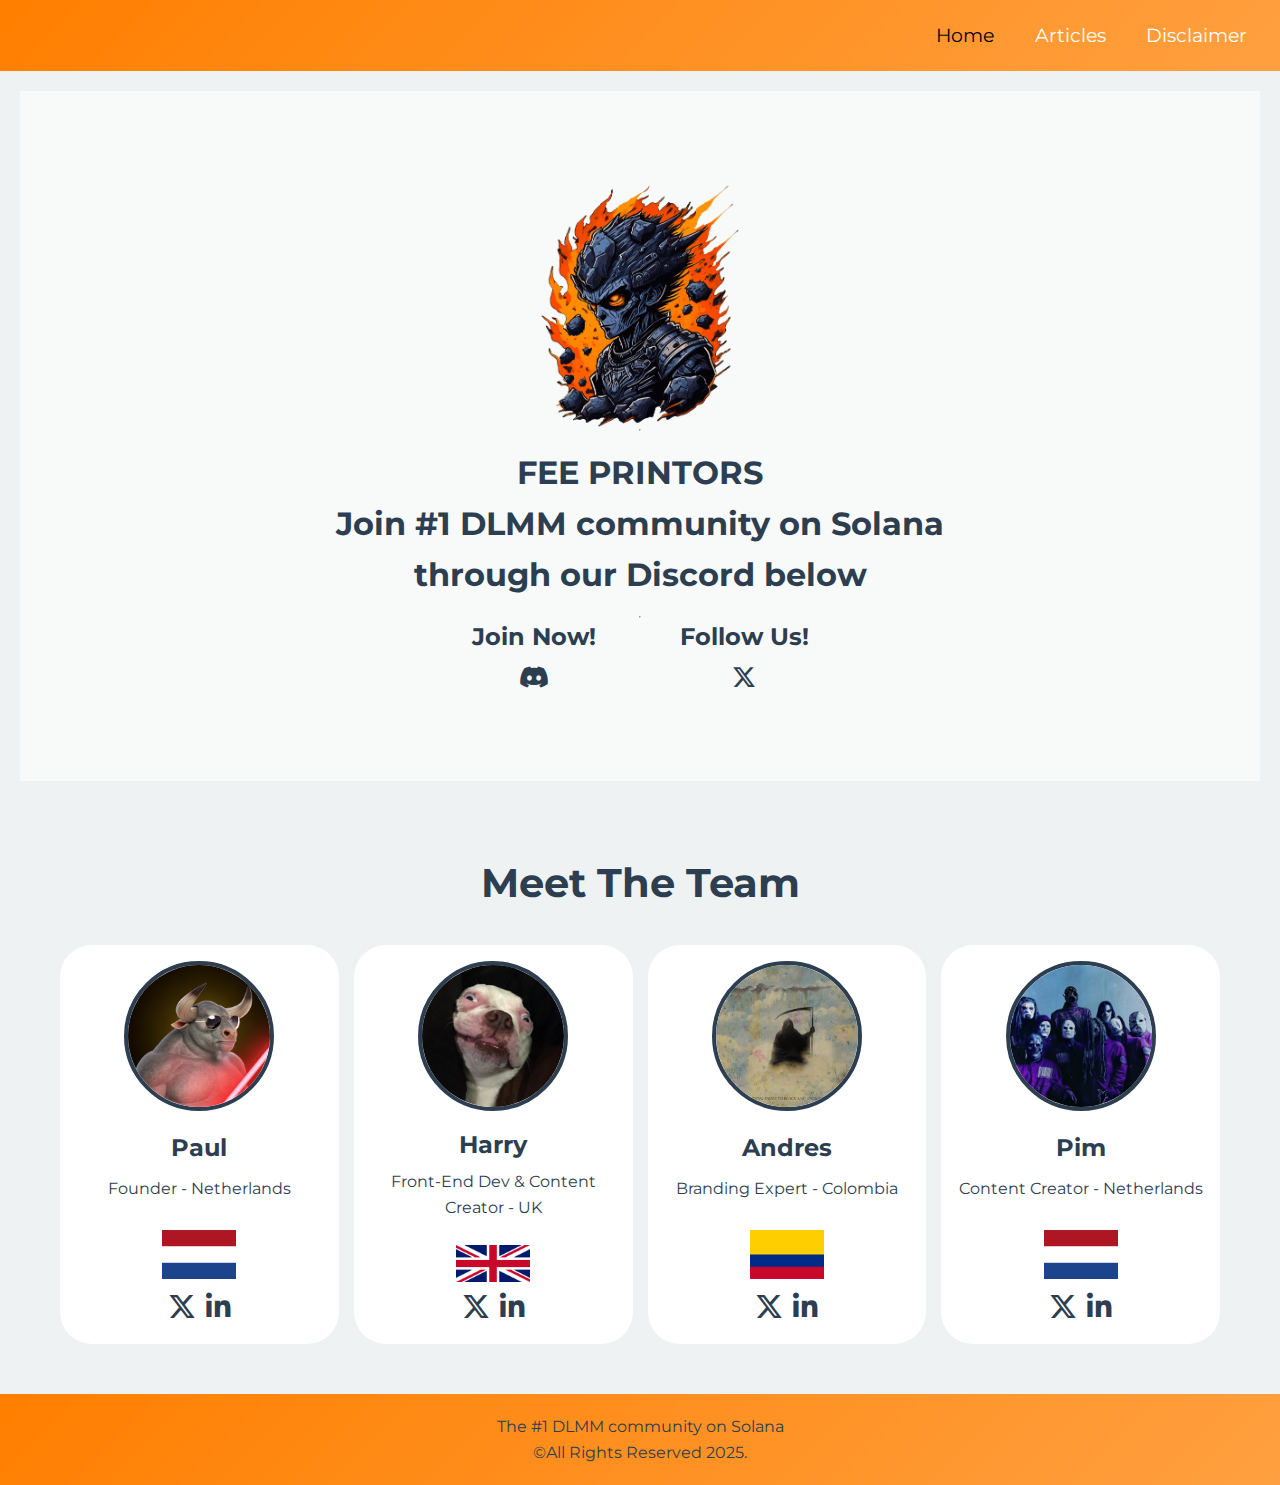
<file: index.html>
<!DOCTYPE html>
<html lang="en">
<head>
    <meta charset="UTF-8">
    <meta name="viewport" content="width=device-width, initial-scale=1.0">
    <link rel="stylesheet" href='css/style.css'>
    <title>Main page-layout | Fee Printors 2.0 </title>
    <!-- Updated Font Awesome CDN link (for version 6.7.2) -->
    <link href="https://cdnjs.cloudflare.com/ajax/libs/font-awesome/6.7.2/css/all.min.css" rel="stylesheet">
    <link rel="icon" href="images/image.png" type="FeePrintors">
</head>
   <!-- Navbar Placeholder -->
   <div id="navbar-placeholder"></div>


<body data-page="index.html">
    <!-- Main Content -->
     <section  class="main_content">
        <div class="page-layout">
            <div class="page-layout__text">
                <img src="images/FeePrintors_AIEvolution.png" alt="Logo">
                <hr class="product__divider">
                <h1>FEE PRINTORS <br> Join #1 DLMM community on Solana <br> through our Discord below</h1>
                <hr class="product__divider">
                <div class="social-links">
                    <div class="link-group">
                    <h2>Join Now!</h2>
                    <a href="https://discord.gg/9KQfWst9" title="Link title">
                        <span style="color: #2c3e50;">
                        <i class="fa-brands fa-discord"></i>
                        </span>
                    </a>
                    </div>
                    <div class="link-group">
                    <h2>Follow Us!</h2>
                    <a href="https://x.com/FeePrintors" title="Link X">
                        <span style="color: #2c3e50;">
                        <i class="fa-brands fa-x-twitter"></i>
                    </span>
                    </a>
                    </div>
                </div>
                
            </div>
        </div>
</section>

<!-- Team Section -->
<section class="team">
    <h2>Meet The Team</h2>
    <div class="team__container">
        <div class="team__member">
            <div class="team__member-icon">
                <img src="images/Paul.png" alt="Paul">
            </div>
            <h3>Paul</h3>
            <p>Founder - Netherlands</p>
            <i><img src="images/nl.png" alt="NL Flag" class="team__flag"></i>

            <div class="social-icons">
                <div class="team-x-icon">
                    <a href="https://x.com/paulvanhelvoort" target="_blank">
                        <span style="color: #2c3e50;">
                            <i class="fa-brands fa-x-twitter"></i>
                        </span>
                    </a>
                </div>
                <div class="team-Linkedin-icon">
                    <a href="https://www.linkedin.com/in/paul-van-helvoort/" target="_blank">
                        <span style="color: #2c3e50;">
                            <i class="fa-brands fa-linkedin-in"></i>
                        </span>
                    </a>
                </div>
        </div>
             
        </div>
        <div class="team__member">
            <div class="team__member-icon">
                <img src="images/howler.png" alt="Harry">
            </div>
            <h3>Harry</h3>
            <p>Front-End Dev & Content Creator - UK</p>
            <i><img src="images/Uk.png" alt="UK Flag" class="team__flag"></i>

        <div class="social-icons">
                <div class="team-x-icon">
                    <a href="https://x.com/deadlymedley123" target="_blank">
                        <span style="color: #2c3e50;">
                            <i class="fa-brands fa-x-twitter"></i>
                        </span>
                    </a>
                </div>
                <div class="team-Linkedin-icon">
                <a href="https://www.linkedin.com/in/harry-mead-4bb145ab/" target="_blank">
                    <span style="color: #2c3e50;">
                        <i class="fa-brands fa-linkedin-in"></i>
                    </span>
                </a>
                </div>
            </div>
        </div>
        <div class="team__member">
            <div class="team__member-icon">
                <img src="images/Andres.png" alt="Andres">
            </div>
            <h3>Andres</h3>
            <p>Branding Expert - Colombia</p>
            <i><img src="images/colombia.png" alt="CO Flag" class="team__flag"></i>

                <!-- X Profile Link -->
        <div class="social-icons">
            <div class="team-x-icon">
                <a href="https://x.com/caminasinmirar" target="_blank">
                    <span style="color: #2c3e50;">
                        <i class="fa-brands fa-x-twitter"></i>
                    </span>
                </a>
            </div>
            <div lass="team-Linkedin-icon">
                <a href="https://www.linkedin.com/in/andres-buengaviria/" target="_blank">
                    <span style="color: #2c3e50;">
                        <i class="fa-brands fa-linkedin-in"></i>
                    </span>
                 </a>
             </div>    
        </div>
    </div>

    <div class="team__member">
        <div class="team__member-icon">
            <img src="images/pim.png" alt="Andres">
        </div>
        <h3>Pim</h3>
        <p>Content Creator -  Netherlands</p>
        <i><img src="images/nl.png" alt="NL Flag" class="team__flag"></i>

            <!-- X Profile Link -->
    <div class="social-icons">
        <div class="team-x-icon">
            <a href="https://x.com/HContext23" target="_blank">
                <span style="color: #2c3e50;">
                    <i class="fa-brands fa-x-twitter"></i>
                </span>
            </a>
        </div>
        <div lass="team-Linkedin-icon">
            <a href="https://www.linkedin.com/in/andres-buengaviria/" target="_blank">
                <span style="color: #2c3e50;">
                    <i class="fa-brands fa-linkedin-in"></i>
                </span>
             </a>
         </div>    
    </div>
</div>
    </div>
</section>


    
         <!-- Footer -->
         <footer>
            <div class="footer-container">
                <div class="footer-column"></div>
    
                <!-- Second Column: Text content -->
                <div class="footer-column">
                    <p>The #1 DLMM community on Solana</p>
                </div>
            </div>
            <p>&copy;All Rights Reserved 2025.</p>
        </footer>

    <!-- External JS files -->
    <script src="js/common.js"></script> <!-- Load common navbar and footer logic -->
    <script src="js/navbar.js"></script>
</body>
</html>
</file>
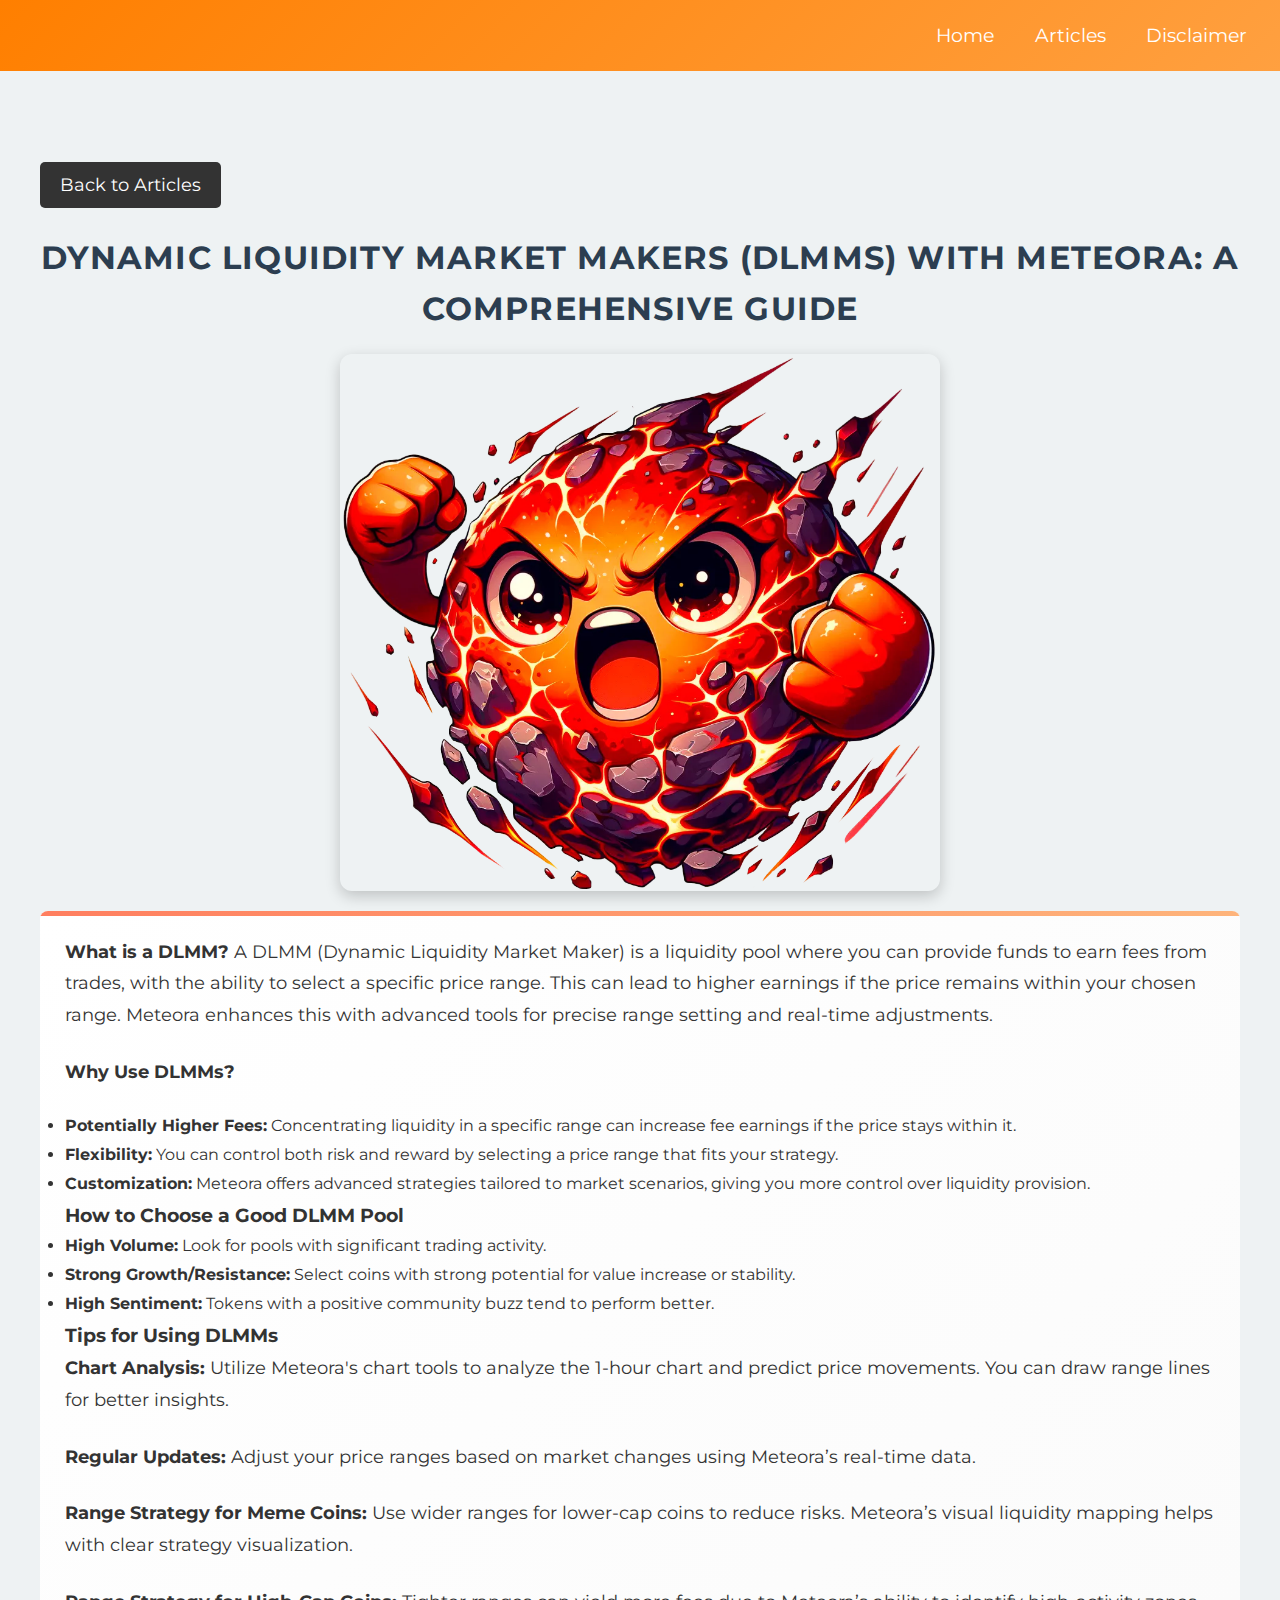
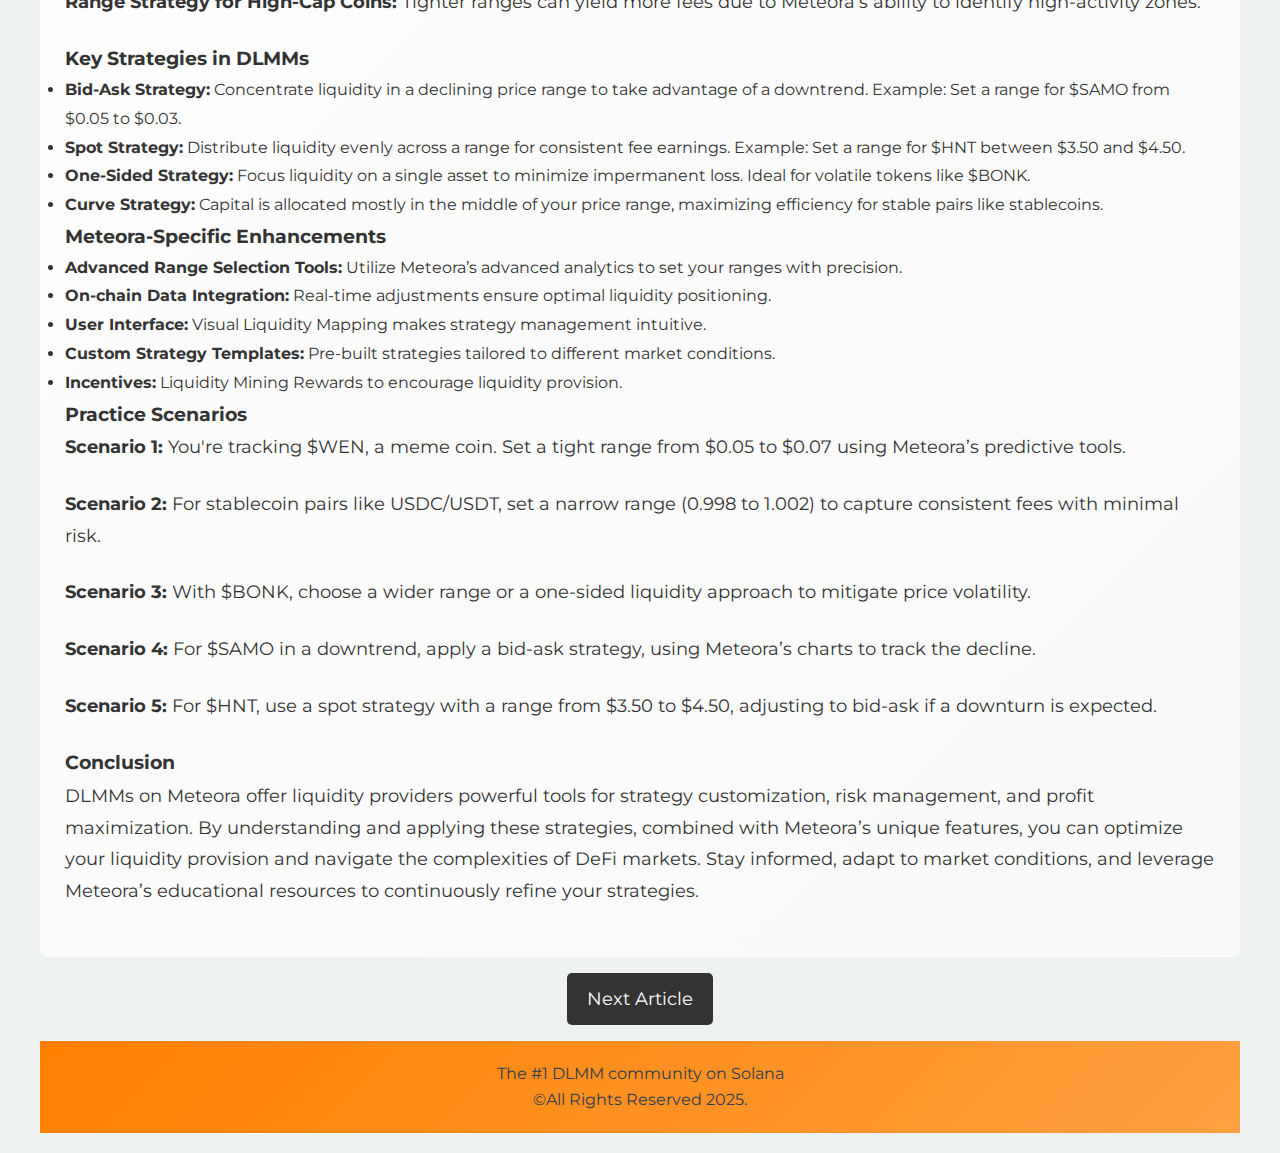
<file: Article-example.html>
<!DOCTYPE html>
<html lang="en">
  <head>
    <meta charset="UTF-8">
    <meta name="viewport" content="width=device-width, initial-scale=1.0">
    <link rel="stylesheet" href="css/style.css">
    <title>Dynamic Liquidity Market Makers (DLMMs) with Meteora: A Comprehensive Guide</title>
    <meta name="description" content="Explore how Dynamic Liquidity Market Makers (DLMMs) on Meteora can enhance your liquidity provision strategies and maximize earnings." />
    <link rel="stylesheet" href="https://cdnjs.cloudflare.com/ajax/libs/font-awesome/6.0.0-beta3/css/all.min.css">
  </head>
  <body>
    <div id="navbar-placeholder"></div>

      <!-- Back Button to Articles Page -->
    <div class="articles-container">
      <div class="back-button-container">
        <a href="Articles.html" class="back-button">Back to Articles</a>
      </div>

    <article class="article-example">
      <h2 class="article__title">Dynamic Liquidity Market Makers (DLMMs) with Meteora: A Comprehensive Guide</h2>
      <img src="/images/image.png" alt="DLMM Concept" class="article__image">
      <div class="article__content">
        <p class="article__text"><strong>What is a DLMM?</strong> A DLMM (Dynamic Liquidity Market Maker) is a liquidity pool where you can provide funds to earn fees from trades, with the ability to select a specific price range. This can lead to higher earnings if the price remains within your chosen range. Meteora enhances this with advanced tools for precise range setting and real-time adjustments.</p>

        <p class="article__text"><strong>Why Use DLMMs?</strong></p>
        <ul class="article__list">
          <li class="article__list-item"><strong>Potentially Higher Fees:</strong> Concentrating liquidity in a specific range can increase fee earnings if the price stays within it.</li>
          <li class="article__list-item"><strong>Flexibility:</strong> You can control both risk and reward by selecting a price range that fits your strategy.</li>
          <li class="article__list-item"><strong>Customization:</strong> Meteora offers advanced strategies tailored to market scenarios, giving you more control over liquidity provision.</li>
        </ul>

        <h3 class="article__subheading">How to Choose a Good DLMM Pool</h3>
        <ul class="article__list">
          <li class="article__list-item"><strong>High Volume:</strong> Look for pools with significant trading activity.</li>
          <li class="article__list-item"><strong>Strong Growth/Resistance:</strong> Select coins with strong potential for value increase or stability.</li>
          <li class="article__list-item"><strong>High Sentiment:</strong> Tokens with a positive community buzz tend to perform better.</li>
        </ul>

        <h3 class="article__subheading">Tips for Using DLMMs</h3>
        <p class="article__text"><strong>Chart Analysis:</strong> Utilize Meteora's chart tools to analyze the 1-hour chart and predict price movements. You can draw range lines for better insights.</p>
        <p class="article__text"><strong>Regular Updates:</strong> Adjust your price ranges based on market changes using Meteora’s real-time data.</p>
        <p class="article__text"><strong>Range Strategy for Meme Coins:</strong> Use wider ranges for lower-cap coins to reduce risks. Meteora’s visual liquidity mapping helps with clear strategy visualization.</p>
        <p class="article__text"><strong>Range Strategy for High-Cap Coins:</strong> Tighter ranges can yield more fees due to Meteora’s ability to identify high-activity zones.</p>

        <h3 class="article__subheading">Key Strategies in DLMMs</h3>
        <ul class="article__list">
          <li class="article__list-item"><strong>Bid-Ask Strategy:</strong> Concentrate liquidity in a declining price range to take advantage of a downtrend. Example: Set a range for $SAMO from $0.05 to $0.03.</li>
          <li class="article__list-item"><strong>Spot Strategy:</strong> Distribute liquidity evenly across a range for consistent fee earnings. Example: Set a range for $HNT between $3.50 and $4.50.</li>
          <li class="article__list-item"><strong>One-Sided Strategy:</strong> Focus liquidity on a single asset to minimize impermanent loss. Ideal for volatile tokens like $BONK.</li>
          <li class="article__list-item"><strong>Curve Strategy:</strong> Capital is allocated mostly in the middle of your price range, maximizing efficiency for stable pairs like stablecoins.</li>
        </ul>

        <h3 class="article__subheading">Meteora-Specific Enhancements</h3>
        <ul class="article__list">
          <li class="article__list-item"><strong>Advanced Range Selection Tools:</strong> Utilize Meteora’s advanced analytics to set your ranges with precision.</li>
          <li class="article__list-item"><strong>On-chain Data Integration:</strong> Real-time adjustments ensure optimal liquidity positioning.</li>
          <li class="article__list-item"><strong>User Interface:</strong> Visual Liquidity Mapping makes strategy management intuitive.</li>
          <li class="article__list-item"><strong>Custom Strategy Templates:</strong> Pre-built strategies tailored to different market conditions.</li>
          <li class="article__list-item"><strong>Incentives:</strong> Liquidity Mining Rewards to encourage liquidity provision.</li>
        </ul>

        <h3 class="article__subheading">Practice Scenarios</h3>
        <p class="article__text"><strong>Scenario 1:</strong> You're tracking $WEN, a meme coin. Set a tight range from $0.05 to $0.07 using Meteora’s predictive tools.</p>
        <p class="article__text"><strong>Scenario 2:</strong> For stablecoin pairs like USDC/USDT, set a narrow range (0.998 to 1.002) to capture consistent fees with minimal risk.</p>
        <p class="article__text"><strong>Scenario 3:</strong> With $BONK, choose a wider range or a one-sided liquidity approach to mitigate price volatility.</p>
        <p class="article__text"><strong>Scenario 4:</strong> For $SAMO in a downtrend, apply a bid-ask strategy, using Meteora’s charts to track the decline.</p>
        <p class="article__text"><strong>Scenario 5:</strong> For $HNT, use a spot strategy with a range from $3.50 to $4.50, adjusting to bid-ask if a downturn is expected.</p>

        <h3 class="article__subheading">Conclusion</h3>
        <p class="article__text">DLMMs on Meteora offer liquidity providers powerful tools for strategy customization, risk management, and profit maximization. By understanding and applying these strategies, combined with Meteora’s unique features, you can optimize your liquidity provision and navigate the complexities of DeFi markets. Stay informed, adapt to market conditions, and leverage Meteora’s educational resources to continuously refine your strategies.</p>
      </div>
    </article>

    <div class="article-navigation-container">
      <div class="article-navigation">
        <a href="Article-example2.html" class="next-button">Next Article</a>
      </div>
    </div>

     
         <!-- Footer -->
         <footer>
          <div class="footer-container">
              <div class="footer-column"></div>
  
              <!-- Second Column: Text content -->
              <div class="footer-column">
                  <p>The #1 DLMM community on Solana</p>
              </div>
          </div>
          <p>&copy;All Rights Reserved 2025.</p>
      </footer>
      
    <script src="js/common.js"></script>
    <script src="js/navbar.js"></script>
  </body>
</html>
</file>
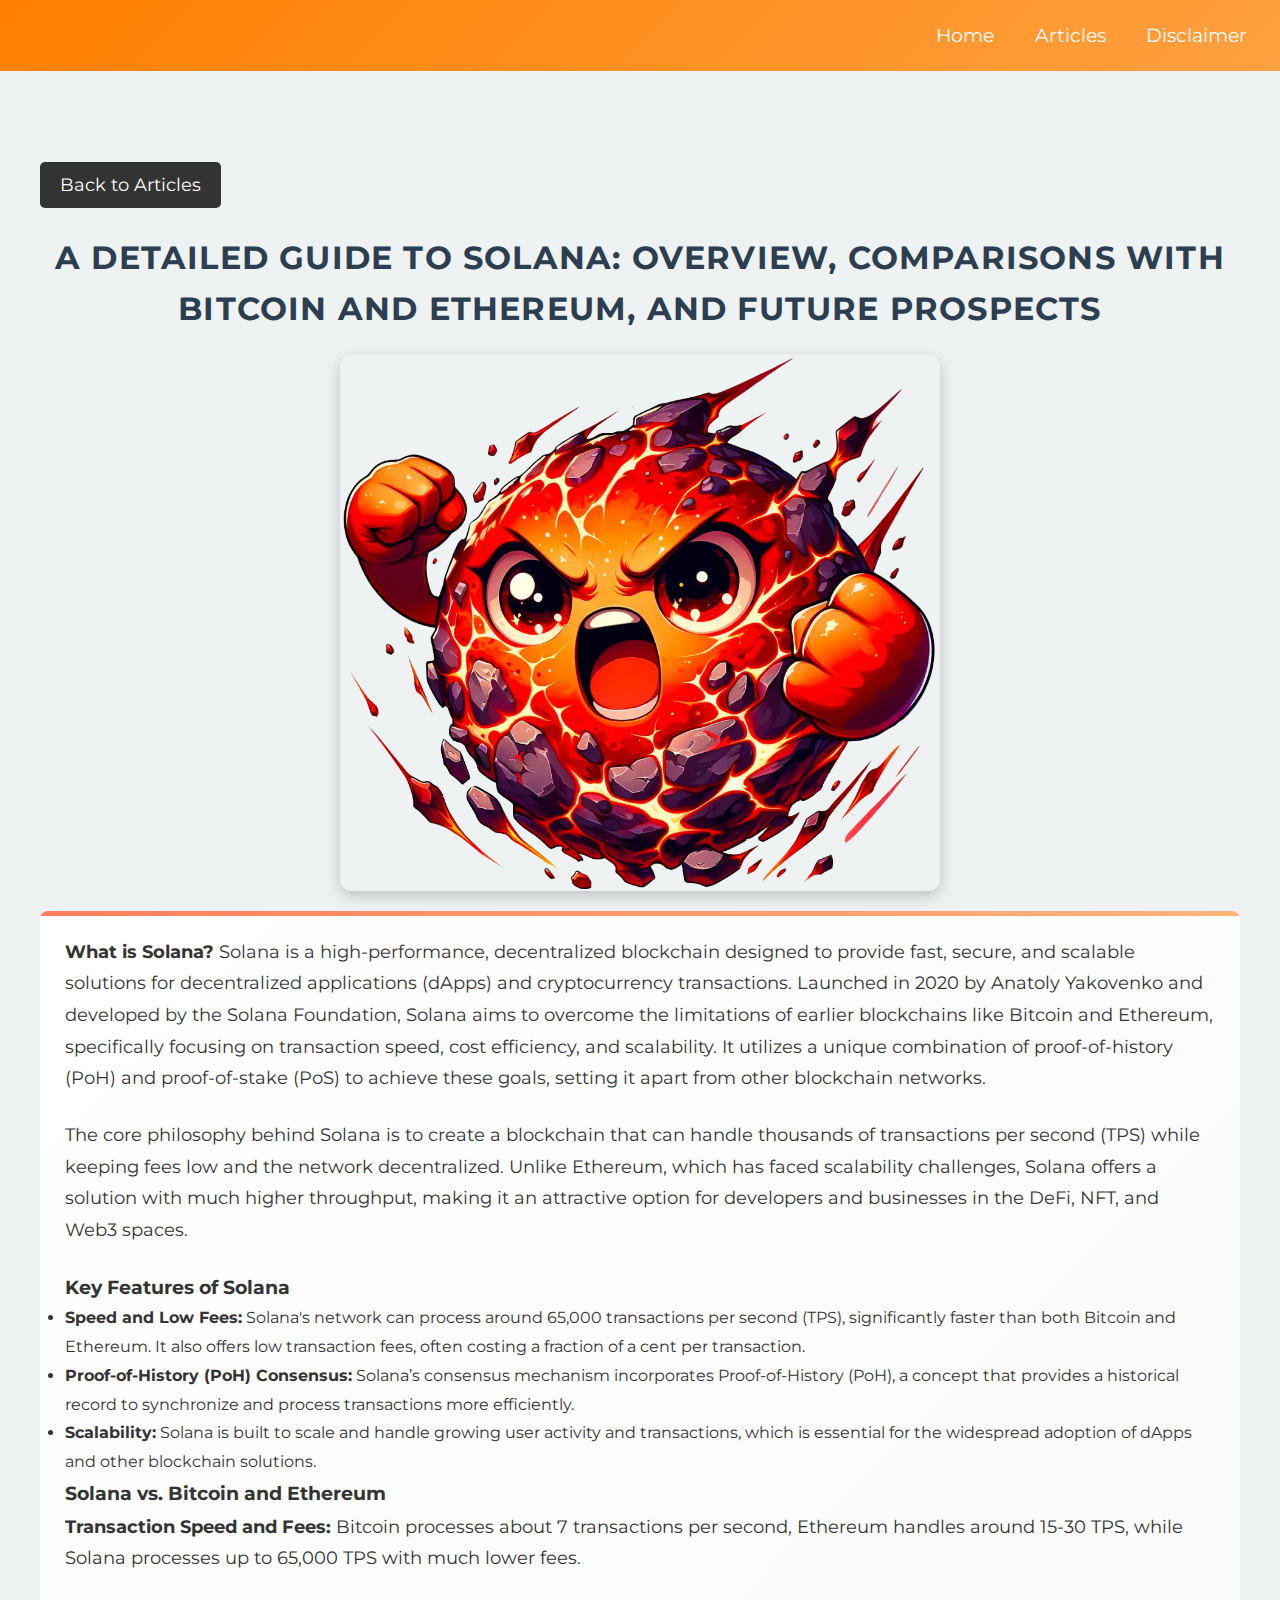
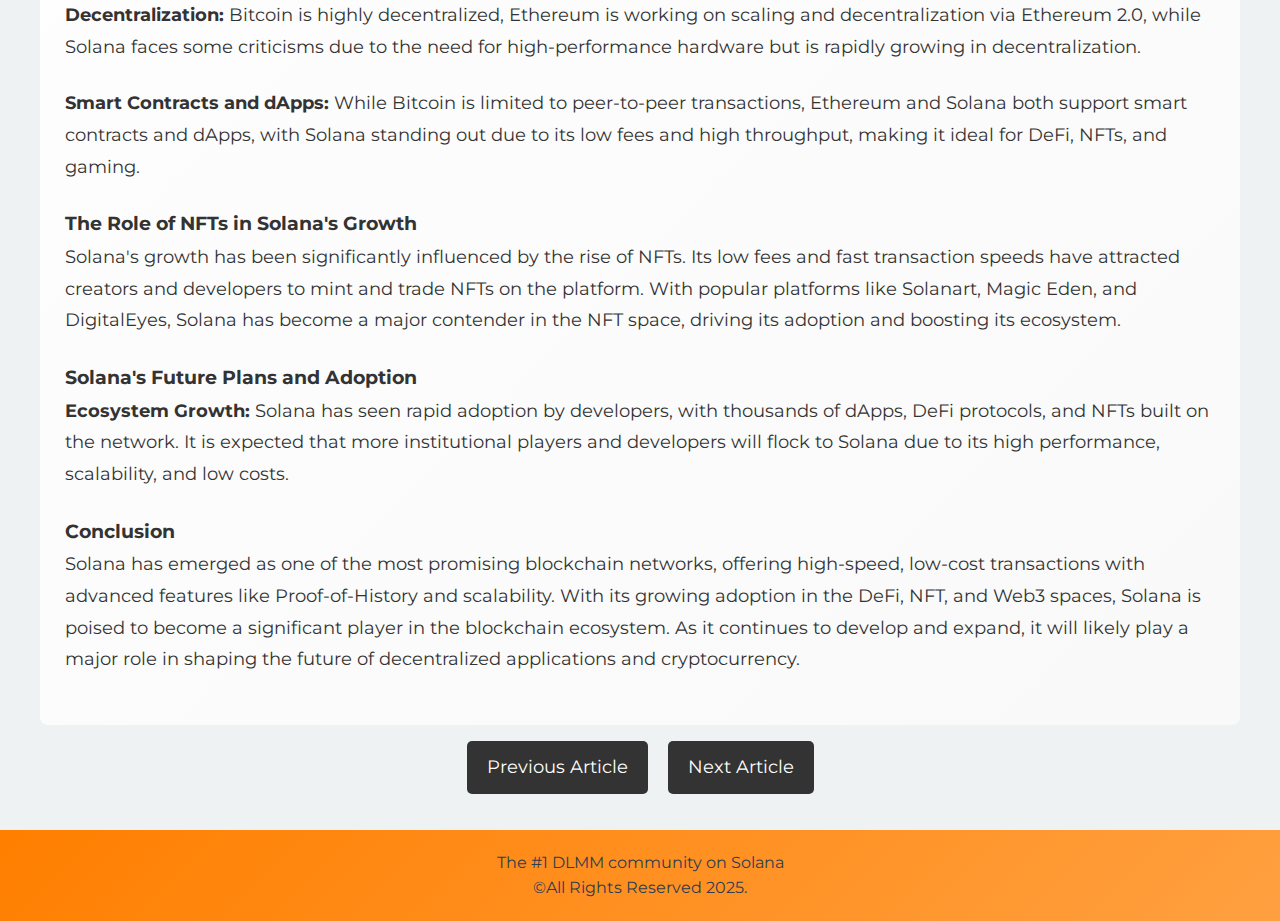
<file: Article-example2.html>
<!DOCTYPE html>
<html lang="en">
  <head>
    <meta charset="UTF-8">
    <meta name="viewport" content="width=device-width, initial-scale=1.0">
    <link rel="stylesheet" href="css/style.css">
    <title>A Detailed Guide to Solana: Overview, Comparisons with Bitcoin and Ethereum, and Future Prospects</title>
    <meta name="description" content="Explore Solana’s features, compare it with Bitcoin and Ethereum, and discover its future prospects and role in the blockchain ecosystem." />
    <link rel="stylesheet" href="https://cdnjs.cloudflare.com/ajax/libs/font-awesome/6.0.0-beta3/css/all.min.css">
  </head>
  <body>
    <div id="navbar-placeholder"></div>

    <div class="articles-container">
      <!-- Back Button to Articles Page -->
      <div class="back-button-container">
        <a href="Articles.html" class="back-button">Back to Articles</a>
      </div>

      <article class="article-example">
      <h2 class="article__title">A Detailed Guide to Solana: Overview, Comparisons with Bitcoin and Ethereum, and Future Prospects</h2>
      <img src="/images/image.png" alt="Solana Blockchain Concept" class="article__image">
      <div class="article__content">
        <p class="article__text"><strong>What is Solana?</strong> Solana is a high-performance, decentralized blockchain designed to provide fast, secure, and scalable solutions for decentralized applications (dApps) and cryptocurrency transactions. Launched in 2020 by Anatoly Yakovenko and developed by the Solana Foundation, Solana aims to overcome the limitations of earlier blockchains like Bitcoin and Ethereum, specifically focusing on transaction speed, cost efficiency, and scalability. It utilizes a unique combination of proof-of-history (PoH) and proof-of-stake (PoS) to achieve these goals, setting it apart from other blockchain networks.</p>

        <p class="article__text">The core philosophy behind Solana is to create a blockchain that can handle thousands of transactions per second (TPS) while keeping fees low and the network decentralized. Unlike Ethereum, which has faced scalability challenges, Solana offers a solution with much higher throughput, making it an attractive option for developers and businesses in the DeFi, NFT, and Web3 spaces.</p>

        <h3 class="article__subheading">Key Features of Solana</h3>
        <ul class="article__list">
          <li class="article__list-item"><strong>Speed and Low Fees:</strong> Solana's network can process around 65,000 transactions per second (TPS), significantly faster than both Bitcoin and Ethereum. It also offers low transaction fees, often costing a fraction of a cent per transaction.</li>
          <li class="article__list-item"><strong>Proof-of-History (PoH) Consensus:</strong> Solana’s consensus mechanism incorporates Proof-of-History (PoH), a concept that provides a historical record to synchronize and process transactions more efficiently.</li>
          <li class="article__list-item"><strong>Scalability:</strong> Solana is built to scale and handle growing user activity and transactions, which is essential for the widespread adoption of dApps and other blockchain solutions.</li>
        </ul>

        <h3 class="article__subheading">Solana vs. Bitcoin and Ethereum</h3>
        <p class="article__text"><strong>Transaction Speed and Fees:</strong> Bitcoin processes about 7 transactions per second, Ethereum handles around 15-30 TPS, while Solana processes up to 65,000 TPS with much lower fees.</p>
        <p class="article__text"><strong>Decentralization:</strong> Bitcoin is highly decentralized, Ethereum is working on scaling and decentralization via Ethereum 2.0, while Solana faces some criticisms due to the need for high-performance hardware but is rapidly growing in decentralization.</p>
        <p class="article__text"><strong>Smart Contracts and dApps:</strong> While Bitcoin is limited to peer-to-peer transactions, Ethereum and Solana both support smart contracts and dApps, with Solana standing out due to its low fees and high throughput, making it ideal for DeFi, NFTs, and gaming.</p>

        <h3 class="article__subheading">The Role of NFTs in Solana's Growth</h3>
        <p class="article__text">Solana's growth has been significantly influenced by the rise of NFTs. Its low fees and fast transaction speeds have attracted creators and developers to mint and trade NFTs on the platform. With popular platforms like Solanart, Magic Eden, and DigitalEyes, Solana has become a major contender in the NFT space, driving its adoption and boosting its ecosystem.</p>

        <h3 class="article__subheading">Solana's Future Plans and Adoption</h3>
        <p class="article__text"><strong>Ecosystem Growth:</strong> Solana has seen rapid adoption by developers, with thousands of dApps, DeFi protocols, and NFTs built on the network. It is expected that more institutional players and developers will flock to Solana due to its high performance, scalability, and low costs.</p>
        
        <h3 class="article__subheading">Conclusion</h3>
        <p class="article__text">Solana has emerged as one of the most promising blockchain networks, offering high-speed, low-cost transactions with advanced features like Proof-of-History and scalability. With its growing adoption in the DeFi, NFT, and Web3 spaces, Solana is poised to become a significant player in the blockchain ecosystem. As it continues to develop and expand, it will likely play a major role in shaping the future of decentralized applications and cryptocurrency.</p>
      </div>

    </article>
    <div class="article-navigation-container">
      <div class="article-navigation">
      <a href="Article-example.html" class="prev-button">Previous Article</a>
      <a href="Article-example3.html" class="next-button">Next Article</a>
      </div>
    </div>
  </div>
 
         <!-- Footer -->
         <footer>
          <div class="footer-container">
              <div class="footer-column"></div>
  
              <!-- Second Column: Text content -->
              <div class="footer-column">
                  <p>The #1 DLMM community on Solana</p>
              </div>
          </div>
          <p>&copy;All Rights Reserved 2025.</p>
      </footer>

    <script src="js/navbar.js"></script>
  </body>
</html>
</file>
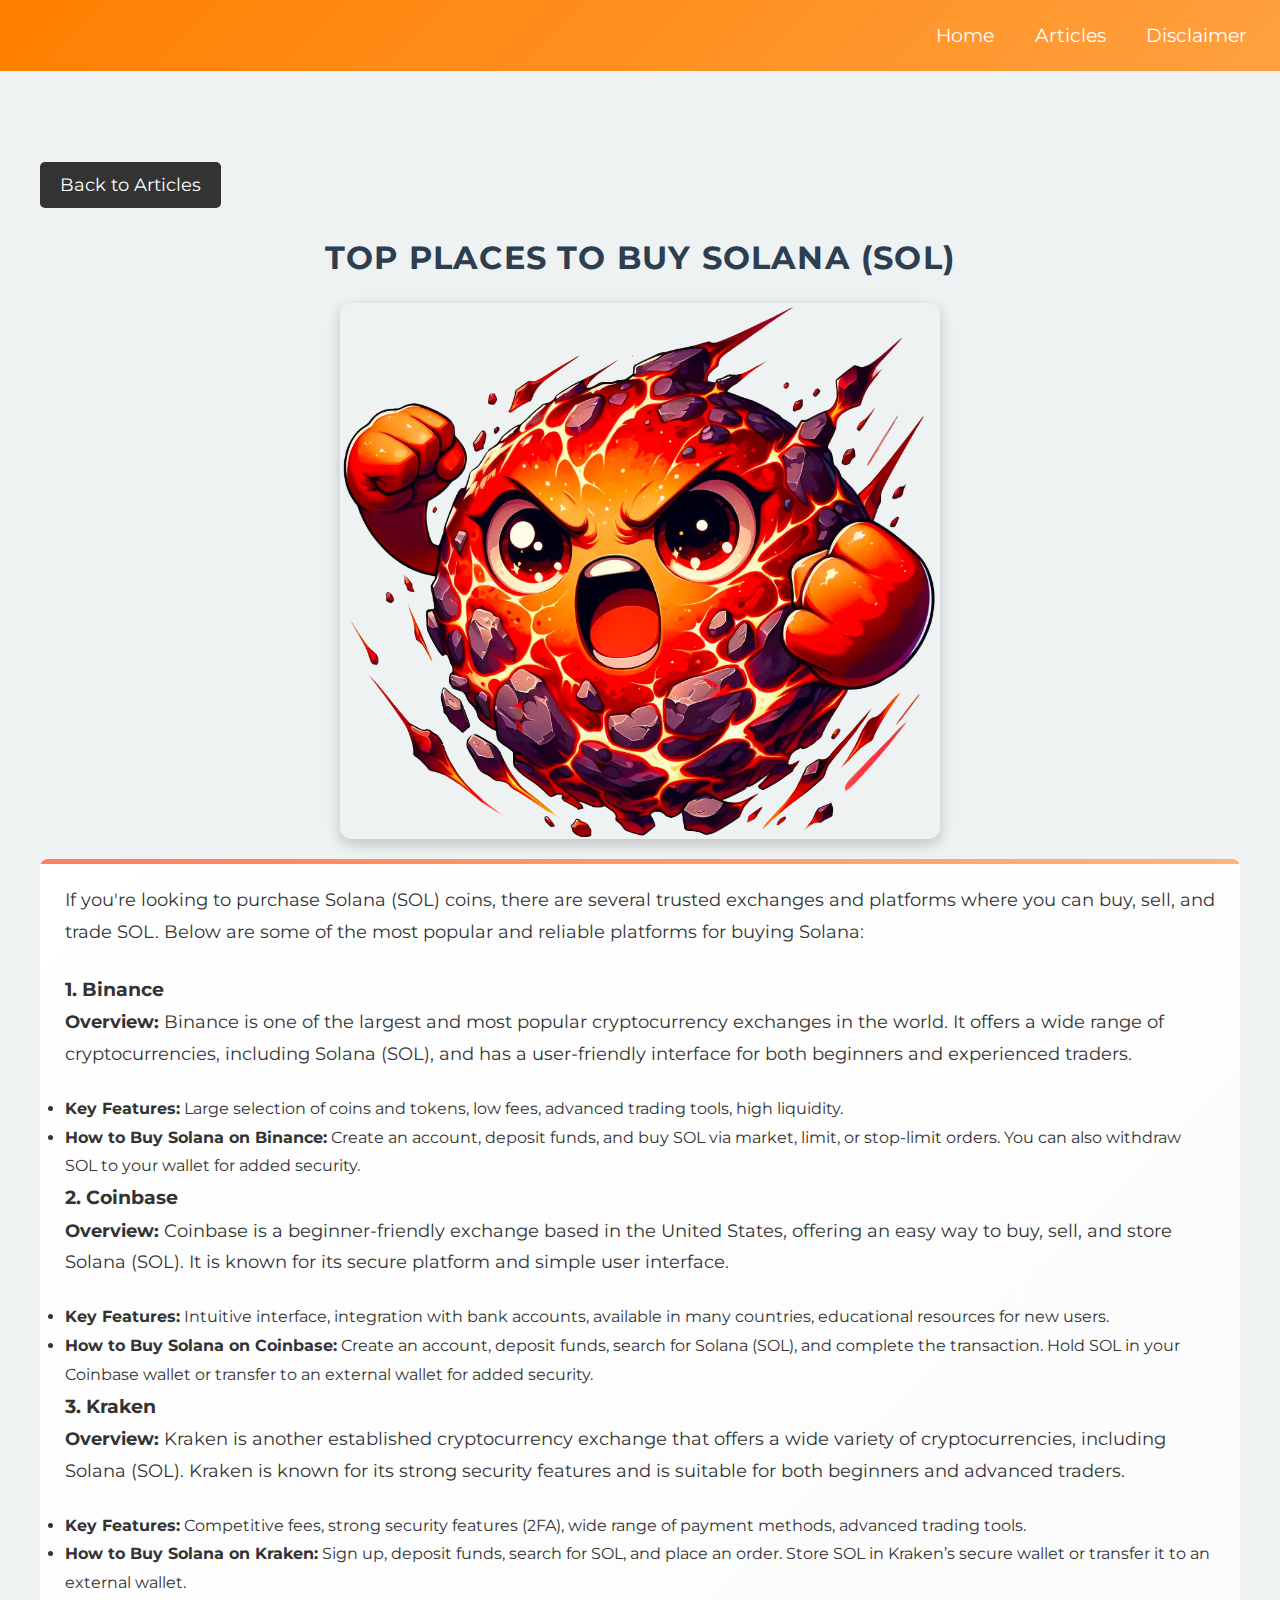
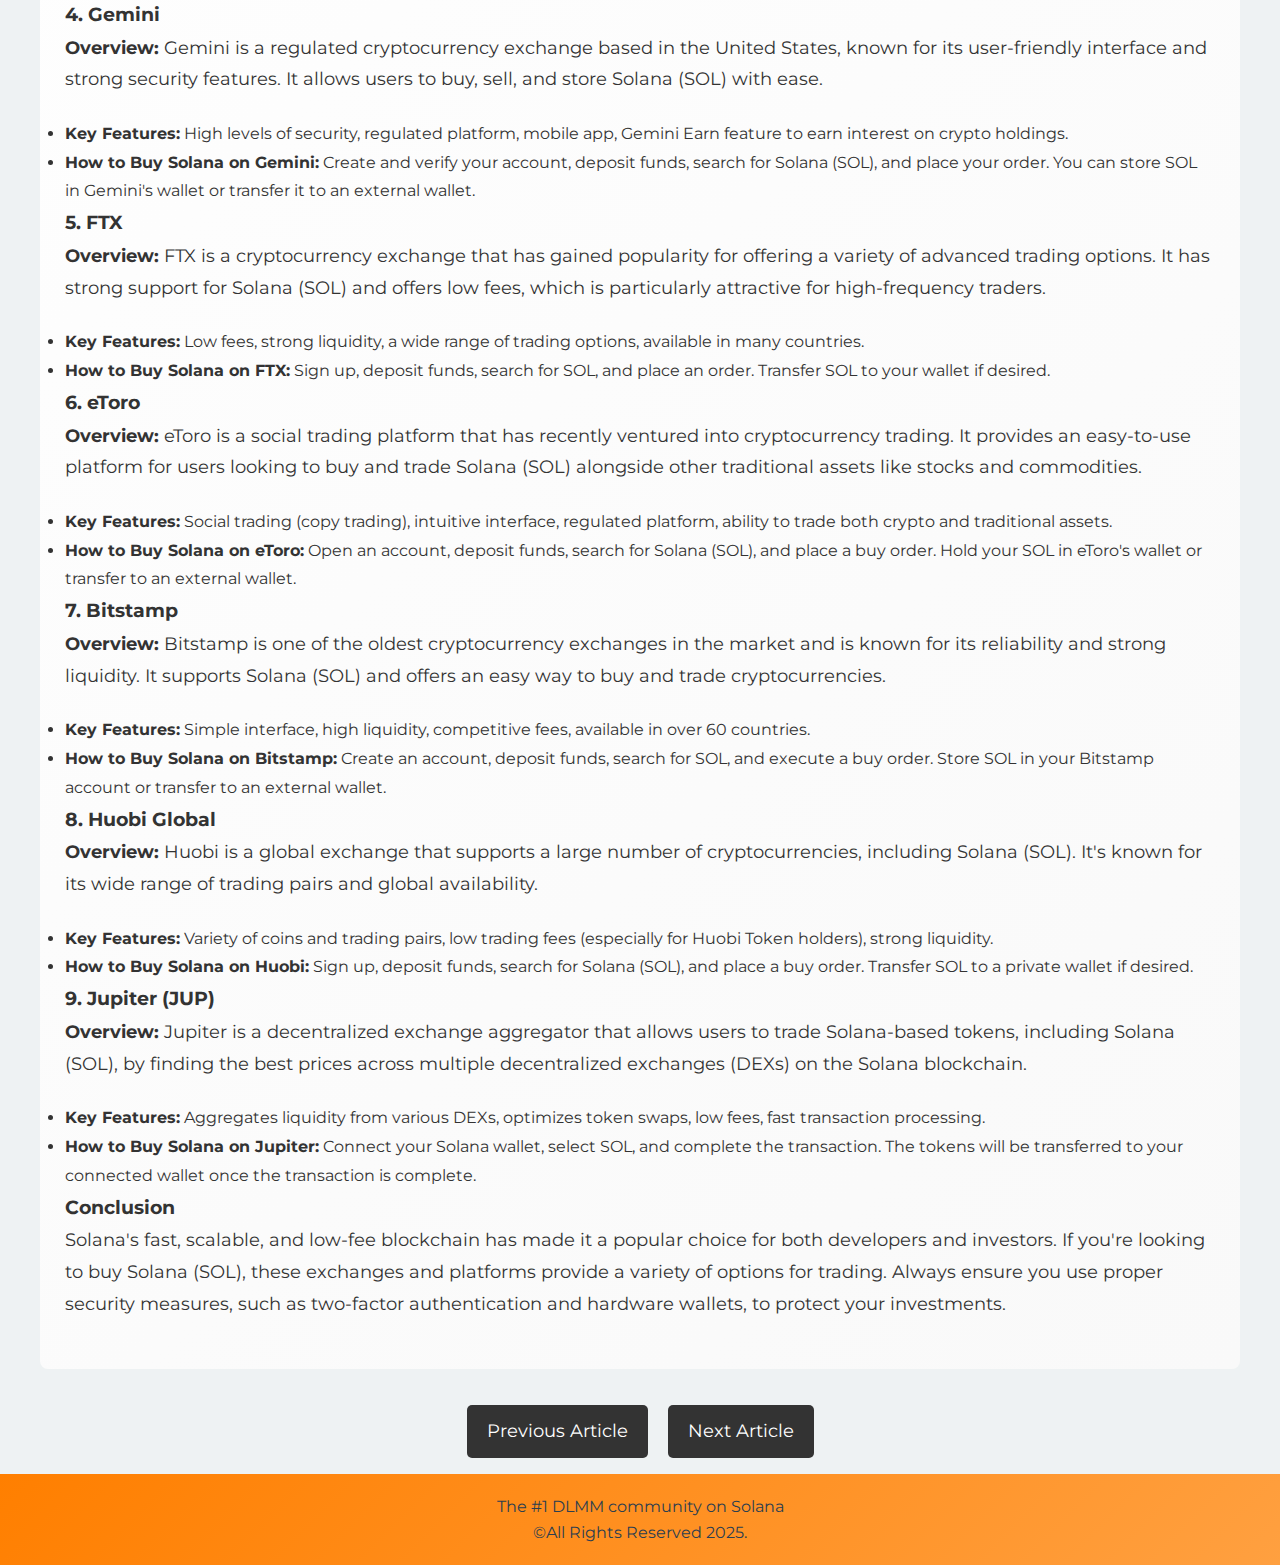
<file: Article-example3.html>
<!DOCTYPE html>
<html lang="en">
  <head>
    <meta charset="UTF-8">
    <meta name="viewport" content="width=device-width, initial-scale=1.0">
    <link rel="stylesheet" href="css/style.css">
    <title>Top Places to Buy Solana (SOL)</title>
    <meta name="description" content="Explore the best platforms for buying Solana (SOL), including trusted exchanges and options to purchase, sell, and trade SOL with ease." />
    <link rel="stylesheet" href="https://cdnjs.cloudflare.com/ajax/libs/font-awesome/6.0.0-beta3/css/all.min.css">
  </head>
  <body>
    <div id="navbar-placeholder"></div>
      <div class="articles-container">
        <!-- Back Button to Articles Page -->
        <div class="back-button-container">
          <a href="Articles.html" class="back-button">Back to Articles</a>
        </div>

        <article class="article-example">
        <h2 class="article__title">Top Places to Buy Solana (SOL)</h2>
        <img src="/images/image.png" alt="Solana Blockchain Concept" class="article__image">
        <div class="article__content">
          <p class="article__text">If you're looking to purchase Solana (SOL) coins, there are several trusted exchanges and platforms where you can buy, sell, and trade SOL. Below are some of the most popular and reliable platforms for buying Solana:</p>

          <h3 class="article__subheading">1. Binance</h3>
          <p class="article__text"><strong>Overview:</strong> Binance is one of the largest and most popular cryptocurrency exchanges in the world. It offers a wide range of cryptocurrencies, including Solana (SOL), and has a user-friendly interface for both beginners and experienced traders.</p>
          <ul class="article__list">
            <li class="article__list-item"><strong>Key Features:</strong> Large selection of coins and tokens, low fees, advanced trading tools, high liquidity.</li>
            <li class="article__list-item"><strong>How to Buy Solana on Binance:</strong> Create an account, deposit funds, and buy SOL via market, limit, or stop-limit orders. You can also withdraw SOL to your wallet for added security.</li>
          </ul>

          <h3 class="article__subheading">2. Coinbase</h3>
          <p class="article__text"><strong>Overview:</strong> Coinbase is a beginner-friendly exchange based in the United States, offering an easy way to buy, sell, and store Solana (SOL). It is known for its secure platform and simple user interface.</p>
          <ul class="article__list">
            <li class="article__list-item"><strong>Key Features:</strong> Intuitive interface, integration with bank accounts, available in many countries, educational resources for new users.</li>
            <li class="article__list-item"><strong>How to Buy Solana on Coinbase:</strong> Create an account, deposit funds, search for Solana (SOL), and complete the transaction. Hold SOL in your Coinbase wallet or transfer to an external wallet for added security.</li>
          </ul>

          <h3 class="article__subheading">3. Kraken</h3>
          <p class="article__text"><strong>Overview:</strong> Kraken is another established cryptocurrency exchange that offers a wide variety of cryptocurrencies, including Solana (SOL). Kraken is known for its strong security features and is suitable for both beginners and advanced traders.</p>
          <ul class="article__list">
            <li class="article__list-item"><strong>Key Features:</strong> Competitive fees, strong security features (2FA), wide range of payment methods, advanced trading tools.</li>
            <li class="article__list-item"><strong>How to Buy Solana on Kraken:</strong> Sign up, deposit funds, search for SOL, and place an order. Store SOL in Kraken’s secure wallet or transfer it to an external wallet.</li>
          </ul>

          <h3 class="article__subheading">4. Gemini</h3>
          <p class="article__text"><strong>Overview:</strong> Gemini is a regulated cryptocurrency exchange based in the United States, known for its user-friendly interface and strong security features. It allows users to buy, sell, and store Solana (SOL) with ease.</p>
          <ul class="article__list">
            <li class="article__list-item"><strong>Key Features:</strong> High levels of security, regulated platform, mobile app, Gemini Earn feature to earn interest on crypto holdings.</li>
            <li class="article__list-item"><strong>How to Buy Solana on Gemini:</strong> Create and verify your account, deposit funds, search for Solana (SOL), and place your order. You can store SOL in Gemini's wallet or transfer it to an external wallet.</li>
          </ul>

          <h3 class="article__subheading">5. FTX</h3>
          <p class="article__text"><strong>Overview:</strong> FTX is a cryptocurrency exchange that has gained popularity for offering a variety of advanced trading options. It has strong support for Solana (SOL) and offers low fees, which is particularly attractive for high-frequency traders.</p>
          <ul class="article__list">
            <li class="article__list-item"><strong>Key Features:</strong> Low fees, strong liquidity, a wide range of trading options, available in many countries.</li>
            <li class="article__list-item"><strong>How to Buy Solana on FTX:</strong> Sign up, deposit funds, search for SOL, and place an order. Transfer SOL to your wallet if desired.</li>
          </ul>

          <h3 class="article__subheading">6. eToro</h3>
          <p class="article__text"><strong>Overview:</strong> eToro is a social trading platform that has recently ventured into cryptocurrency trading. It provides an easy-to-use platform for users looking to buy and trade Solana (SOL) alongside other traditional assets like stocks and commodities.</p>
          <ul class="article__list">
            <li class="article__list-item"><strong>Key Features:</strong> Social trading (copy trading), intuitive interface, regulated platform, ability to trade both crypto and traditional assets.</li>
            <li class="article__list-item"><strong>How to Buy Solana on eToro:</strong> Open an account, deposit funds, search for Solana (SOL), and place a buy order. Hold your SOL in eToro's wallet or transfer to an external wallet.</li>
          </ul>

          <h3 class="article__subheading">7. Bitstamp</h3>
          <p class="article__text"><strong>Overview:</strong> Bitstamp is one of the oldest cryptocurrency exchanges in the market and is known for its reliability and strong liquidity. It supports Solana (SOL) and offers an easy way to buy and trade cryptocurrencies.</p>
          <ul class="article__list">
            <li class="article__list-item"><strong>Key Features:</strong> Simple interface, high liquidity, competitive fees, available in over 60 countries.</li>
            <li class="article__list-item"><strong>How to Buy Solana on Bitstamp:</strong> Create an account, deposit funds, search for SOL, and execute a buy order. Store SOL in your Bitstamp account or transfer to an external wallet.</li>
          </ul>

          <h3 class="article__subheading">8. Huobi Global</h3>
          <p class="article__text"><strong>Overview:</strong> Huobi is a global exchange that supports a large number of cryptocurrencies, including Solana (SOL). It's known for its wide range of trading pairs and global availability.</p>
          <ul class="article__list">
            <li class="article__list-item"><strong>Key Features:</strong> Variety of coins and trading pairs, low trading fees (especially for Huobi Token holders), strong liquidity.</li>
            <li class="article__list-item"><strong>How to Buy Solana on Huobi:</strong> Sign up, deposit funds, search for Solana (SOL), and place a buy order. Transfer SOL to a private wallet if desired.</li>
          </ul>

          <h3 class="article__subheading">9. Jupiter (JUP)</h3>
          <p class="article__text"><strong>Overview:</strong> Jupiter is a decentralized exchange aggregator that allows users to trade Solana-based tokens, including Solana (SOL), by finding the best prices across multiple decentralized exchanges (DEXs) on the Solana blockchain.</p>
          <ul class="article__list">
            <li class="article__list-item"><strong>Key Features:</strong> Aggregates liquidity from various DEXs, optimizes token swaps, low fees, fast transaction processing.</li>
            <li class="article__list-item"><strong>How to Buy Solana on Jupiter:</strong> Connect your Solana wallet, select SOL, and complete the transaction. The tokens will be transferred to your connected wallet once the transaction is complete.</li>
          </ul>

          <h3 class="article__subheading">Conclusion</h3>
          <p class="article__text">Solana's fast, scalable, and low-fee blockchain has made it a popular choice for both developers and investors. If you're looking to buy Solana (SOL), these exchanges and platforms provide a variety of options for trading. Always ensure you use proper security measures, such as two-factor authentication and hardware wallets, to protect your investments.</p>
        </div>
      </article>
    </div>
    <!-- Previous Button (No Next button) -->
    <div class="article-navigation-container">
      <div class="article-navigation">
        <a href="Article-example2.html" class="prev-button">Previous Article</a>
        <a href="Article-example4.html" class="next-button">Next Article</a>
      </div>
    </div>

     
         <!-- Footer -->
         <footer>
          <div class="footer-container">
              <div class="footer-column"></div>
  
              <!-- Second Column: Text content -->
              <div class="footer-column">
                  <p>The #1 DLMM community on Solana</p>
              </div>
          </div>
          <p>&copy;All Rights Reserved 2025.</p>
      </footer>


    <script src="js/navbar.js"></script>
  </body>
</html>
</file>
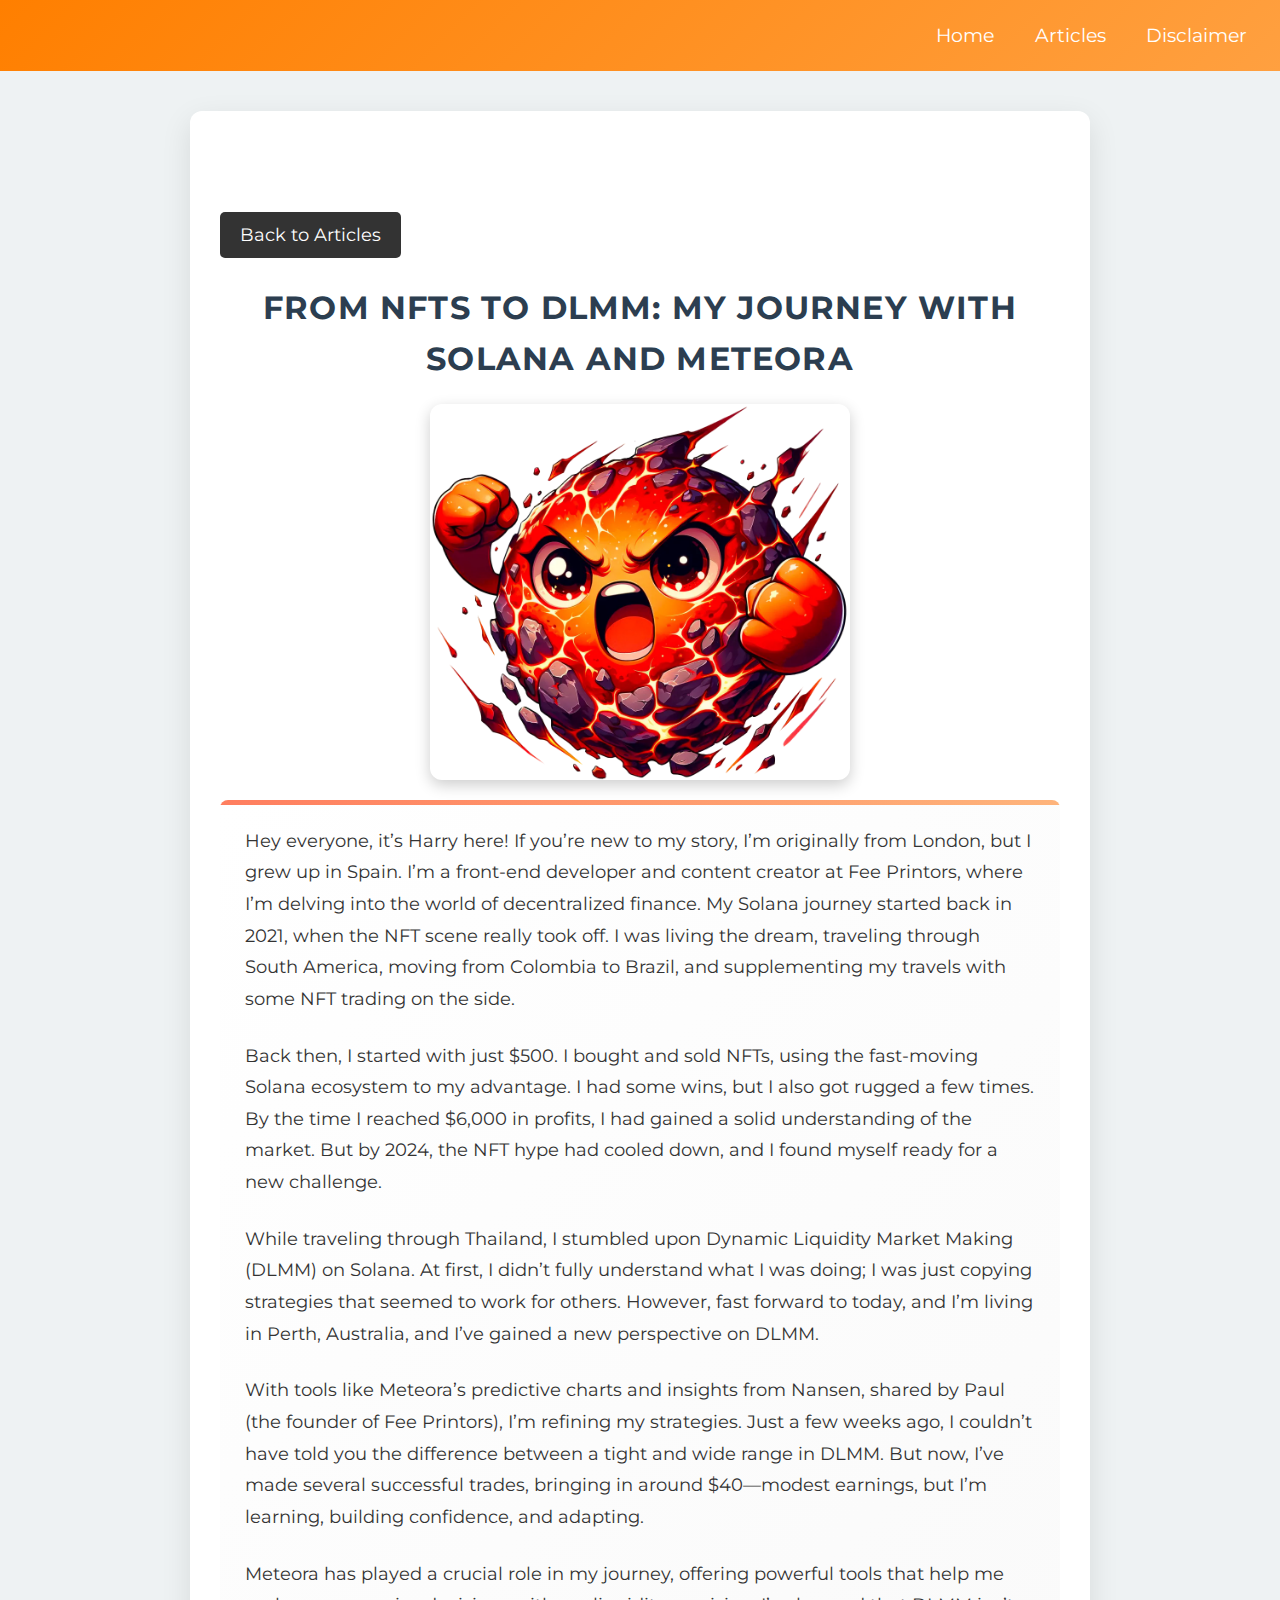
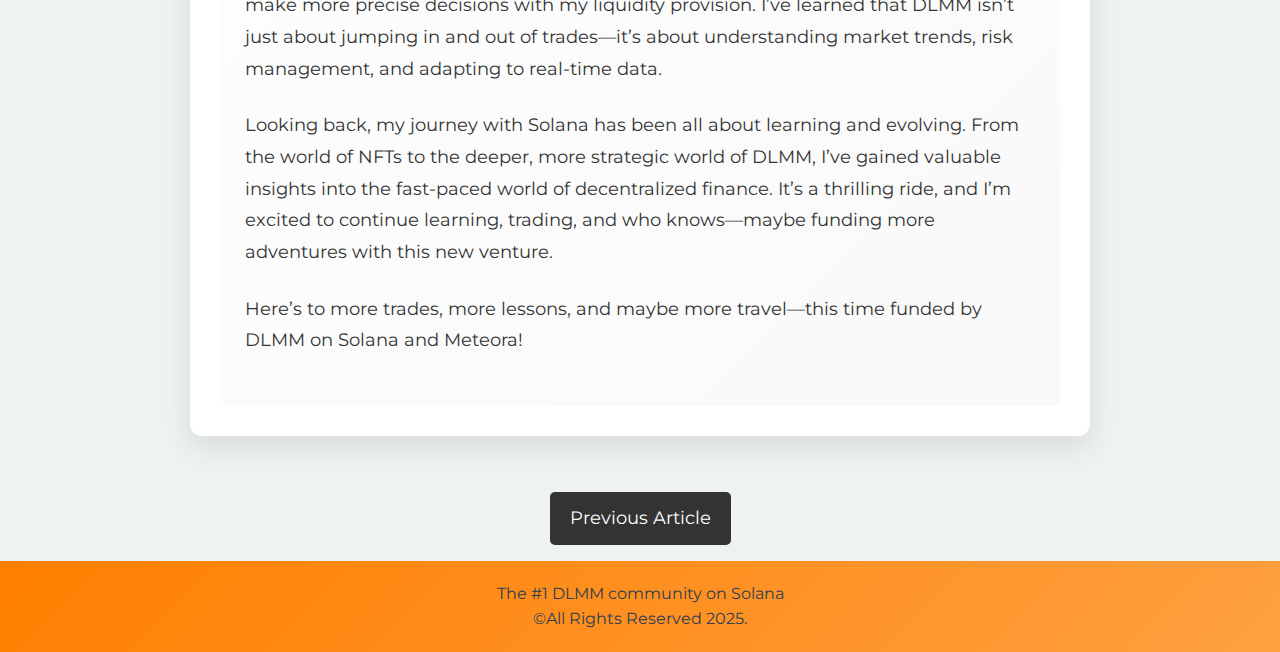
<file: Article-example4.html>
<!DOCTYPE html>
<html lang="en">
  <head>
    <meta charset="UTF-8">
    <meta name="viewport" content="width=device-width, initial-scale=1.0">
    <link rel="stylesheet" href="css/style.css">
    <title>From NFTs to DLMM: My Journey with Solana and Meteora</title>
    <meta name="description" content="Follow Harry's journey from NFTs to Dynamic Liquidity Market Making (DLMM) on Solana, and how he uses Meteora's tools for strategic liquidity provision." />
    <link rel="stylesheet" href="https://cdnjs.cloudflare.com/ajax/libs/font-awesome/6.0.0-beta3/css/all.min.css">
  </head>
  <body>
      <div id="navbar-placeholder"></div>
    <div class="articles-examples-container">
          <!-- Back Button to Articles Page -->
          <div class="back-button-container">
            <a href="Articles.html" class="back-button">Back to Articles</a>
          </div>

        <article class="article-example">
          <h2 class="article__title">From NFTs to DLMM: My Journey with Solana and Meteora</h2>
          <img src="/images/image.png" alt="Solana DLMM Journey" class="article__image">
          <div class="article__content">
            <p class="article__text">Hey everyone, it’s Harry here! If you’re new to my story, I’m originally from London, but I grew up in Spain. I’m a front-end developer and content creator at Fee Printors, where I’m delving into the world of decentralized finance. My Solana journey started back in 2021, when the NFT scene really took off. I was living the dream, traveling through South America, moving from Colombia to Brazil, and supplementing my travels with some NFT trading on the side.</p>

            <p class="article__text">Back then, I started with just $500. I bought and sold NFTs, using the fast-moving Solana ecosystem to my advantage. I had some wins, but I also got rugged a few times. By the time I reached $6,000 in profits, I had gained a solid understanding of the market. But by 2024, the NFT hype had cooled down, and I found myself ready for a new challenge.</p>

            <p class="article__text">While traveling through Thailand, I stumbled upon Dynamic Liquidity Market Making (DLMM) on Solana. At first, I didn’t fully understand what I was doing; I was just copying strategies that seemed to work for others. However, fast forward to today, and I’m living in Perth, Australia, and I’ve gained a new perspective on DLMM.</p>

            <p class="article__text">With tools like Meteora’s predictive charts and insights from Nansen, shared by Paul (the founder of Fee Printors), I’m refining my strategies. Just a few weeks ago, I couldn’t have told you the difference between a tight and wide range in DLMM. But now, I’ve made several successful trades, bringing in around $40—modest earnings, but I’m learning, building confidence, and adapting.</p>

            <p class="article__text">Meteora has played a crucial role in my journey, offering powerful tools that help me make more precise decisions with my liquidity provision. I’ve learned that DLMM isn’t just about jumping in and out of trades—it’s about understanding market trends, risk management, and adapting to real-time data.</p>

            <p class="article__text">Looking back, my journey with Solana has been all about learning and evolving. From the world of NFTs to the deeper, more strategic world of DLMM, I’ve gained valuable insights into the fast-paced world of decentralized finance. It’s a thrilling ride, and I’m excited to continue learning, trading, and who knows—maybe funding more adventures with this new venture.</p>

            <p class="article__text">Here’s to more trades, more lessons, and maybe more travel—this time funded by DLMM on Solana and Meteora!</p>
          </div>
        </article>
        </div>
         <!-- Previous Button (No Next button) -->
         <div class="article-navigation-container">
          <div class="article-navigation">
            <a href="Article-example3.html" class="prev-button">Previous Article</a>
          </div>
        </div>

         
         <!-- Footer -->
         <footer>
          <div class="footer-container">
              <div class="footer-column"></div>
  
              <!-- Second Column: Text content -->
              <div class="footer-column">
                  <p>The #1 DLMM community on Solana</p>
              </div>
          </div>
          <p>&copy;All Rights Reserved 2025.</p>
      </footer>
      
    <script src="js/navbar.js"></script>
  </body>
</html>
</file>
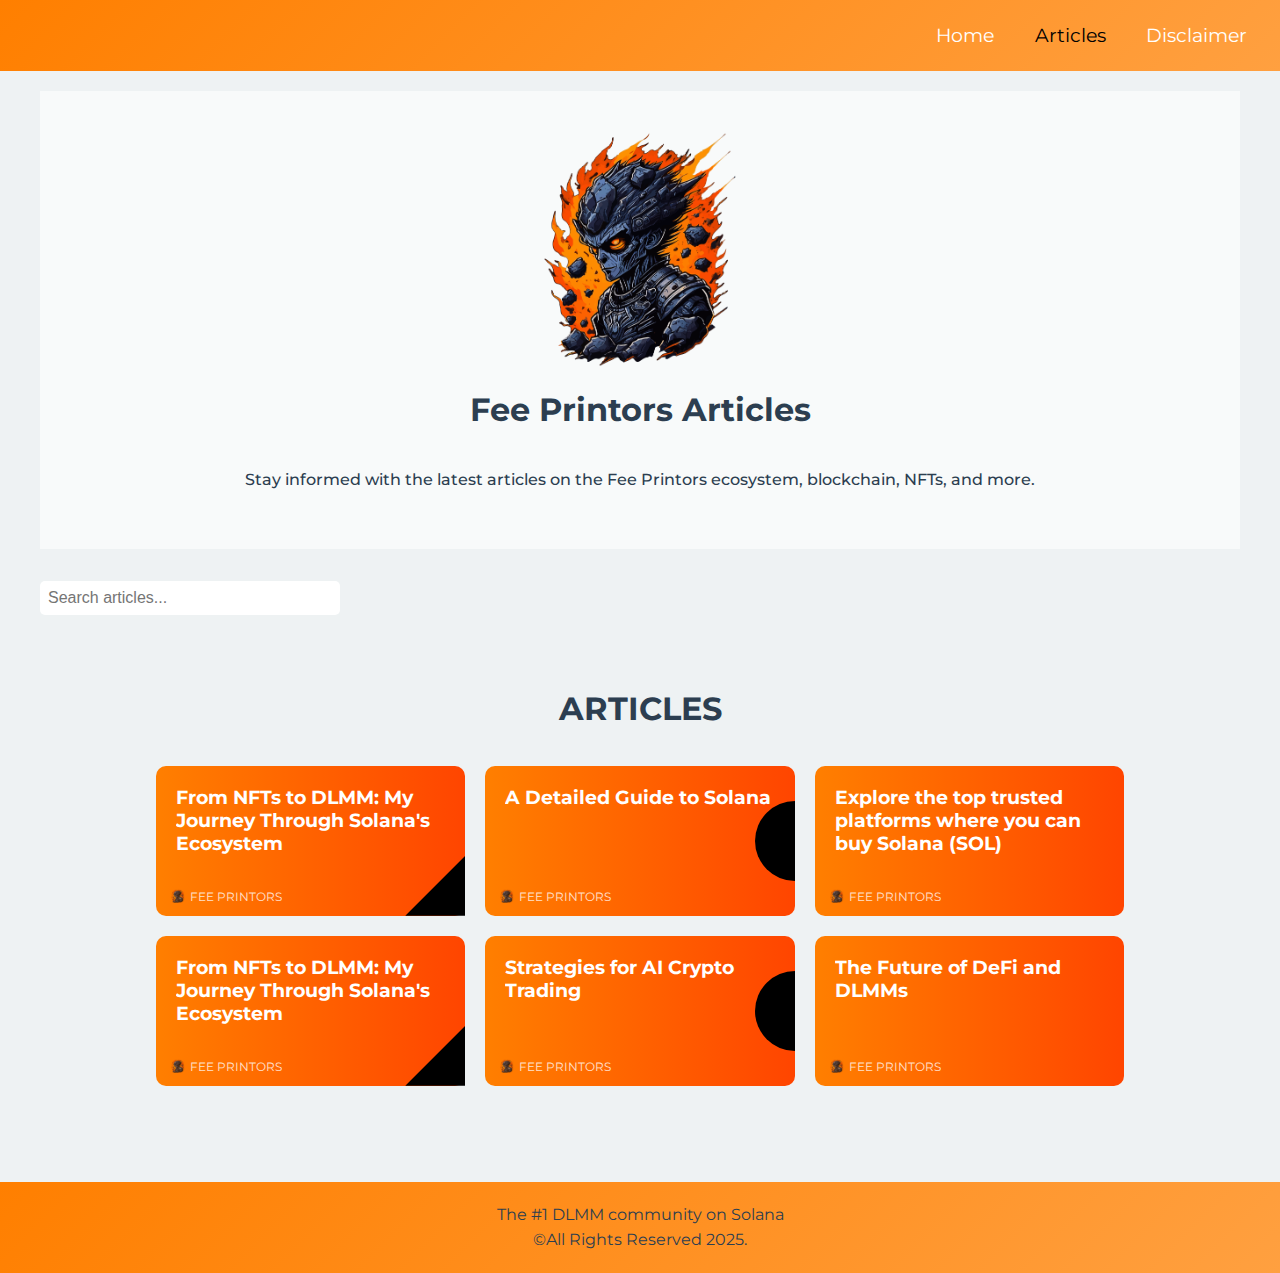
<file: Articles.html>
<!DOCTYPE html>
<html lang="en">
  <head>
    <meta charset="UTF-8">
    <meta name="viewport" content="width=device-width, initial-scale=1.0">
    <link rel="stylesheet" href="css/style.css">
    <title>Articles page-layout | Fee Printors 2.0 </title>
    <meta name="description" content="Stay informed with the latest articles on Fee Printors, blockchain technology, NFTs, and the Web3 ecosystem." />
    <link rel="stylesheet" href="https://cdnjs.cloudflare.com/ajax/libs/font-awesome/6.0.0-beta3/css/all.min.css">
  </head>
  <body data-page="Articles.html">
    <!-- Navbar Placeholder -->
    <div id="navbar-placeholder"></div>


    <div class="articles-container">
      <div class="page-layout__text">
        <img src="images/FeePrintors_AIEvolution.png" alt="Logo">
        <h1>Fee Printors Articles</h1>
        <p>Stay informed with the latest articles on the Fee Printors ecosystem, blockchain, NFTs, and more.</p>
      </div>
        <div class="search-bar">
          <input type="text" id="search-input" placeholder="Search articles..." onkeyup="searchArticles()">
        </div>
    </div>
  </div>
     


      <section class="articles-list-section">
    <h1 class="title">ARTICLES</h1>

    <div class="articles-grid">
      <a href="Articles.html" class="article-link">
        <div class="article-card triangle">
            <h2>From NFTs to DLMM: My Journey Through Solana's Ecosystem</h2>
            <p class="fee-printors">
                <img src="/images/FeePrintors_AIEvolution.png" alt="NFT Art">
                FEE PRINTORS
            </p>
        </div>
    </a>

        <a href="Article-example2.html" class="article-link">
            <div class="article-card semi-circle">
                <h2>A Detailed Guide to Solana</h2>
                <p class="fee-printors">
                    <img src="/images/FeePrintors_AIEvolution.png" alt="NFT Art">
                    FEE PRINTORS
                </p>
            </div>
        </a>

        <a href="Article-example3.html" class="article-link">
            <div class="article-card">
                <h2>Explore the top trusted platforms where you can buy Solana (SOL)</h2>
                <p class="fee-printors">
                    <img src="/images/FeePrintors_AIEvolution.png" alt="NFT Art">
                    FEE PRINTORS
                </p>
            </div>
        </a>

        <a href="a" class="article-link">
            <div class="article-card triangle">
                <h2>From NFTs to DLMM: My Journey Through Solana's Ecosystem</h2>
                <p class="fee-printors">
                    <img src="/images/FeePrintors_AIEvolution.png" alt="NFT Art">
                    FEE PRINTORS
                </p>
            </div>
        </a>

        <a href="article-5.html" class="article-link">
            <div class="article-card semi-circle">
                <h2>Strategies for AI Crypto Trading</h2>
                <p class="fee-printors">
                    <img src="/images/FeePrintors_AIEvolution.png" alt="NFT Art">
                    FEE PRINTORS
                </p>
            </div>
        </a>

        <a href="article-6.html" class="article-link">
            <div class="article-card">
                <h2>The Future of DeFi and DLMMs</h2>
                <p class="fee-printors">
                    <img src="/images/FeePrintors_AIEvolution.png" alt="NFT Art">
                    FEE PRINTORS
                </p>
            </div>
        </a>
    </div>
</section>

 
      
         <!-- Footer -->
         <footer>
            <div class="footer-container">
                <div class="footer-column"></div>
    
                <!-- Second Column: Text content -->
                <div class="footer-column">
                    <p>The #1 DLMM community on Solana</p>
                </div>
            </div>
            <p>&copy;All Rights Reserved 2025.</p>
        </footer>

   

    <!-- External JS files -->
    <script src="js/common.js"></script>
    <!-- Load common navbar and footer logic -->
    <script src="js/navbar.js"></script>
  </body>
</html>
</file>
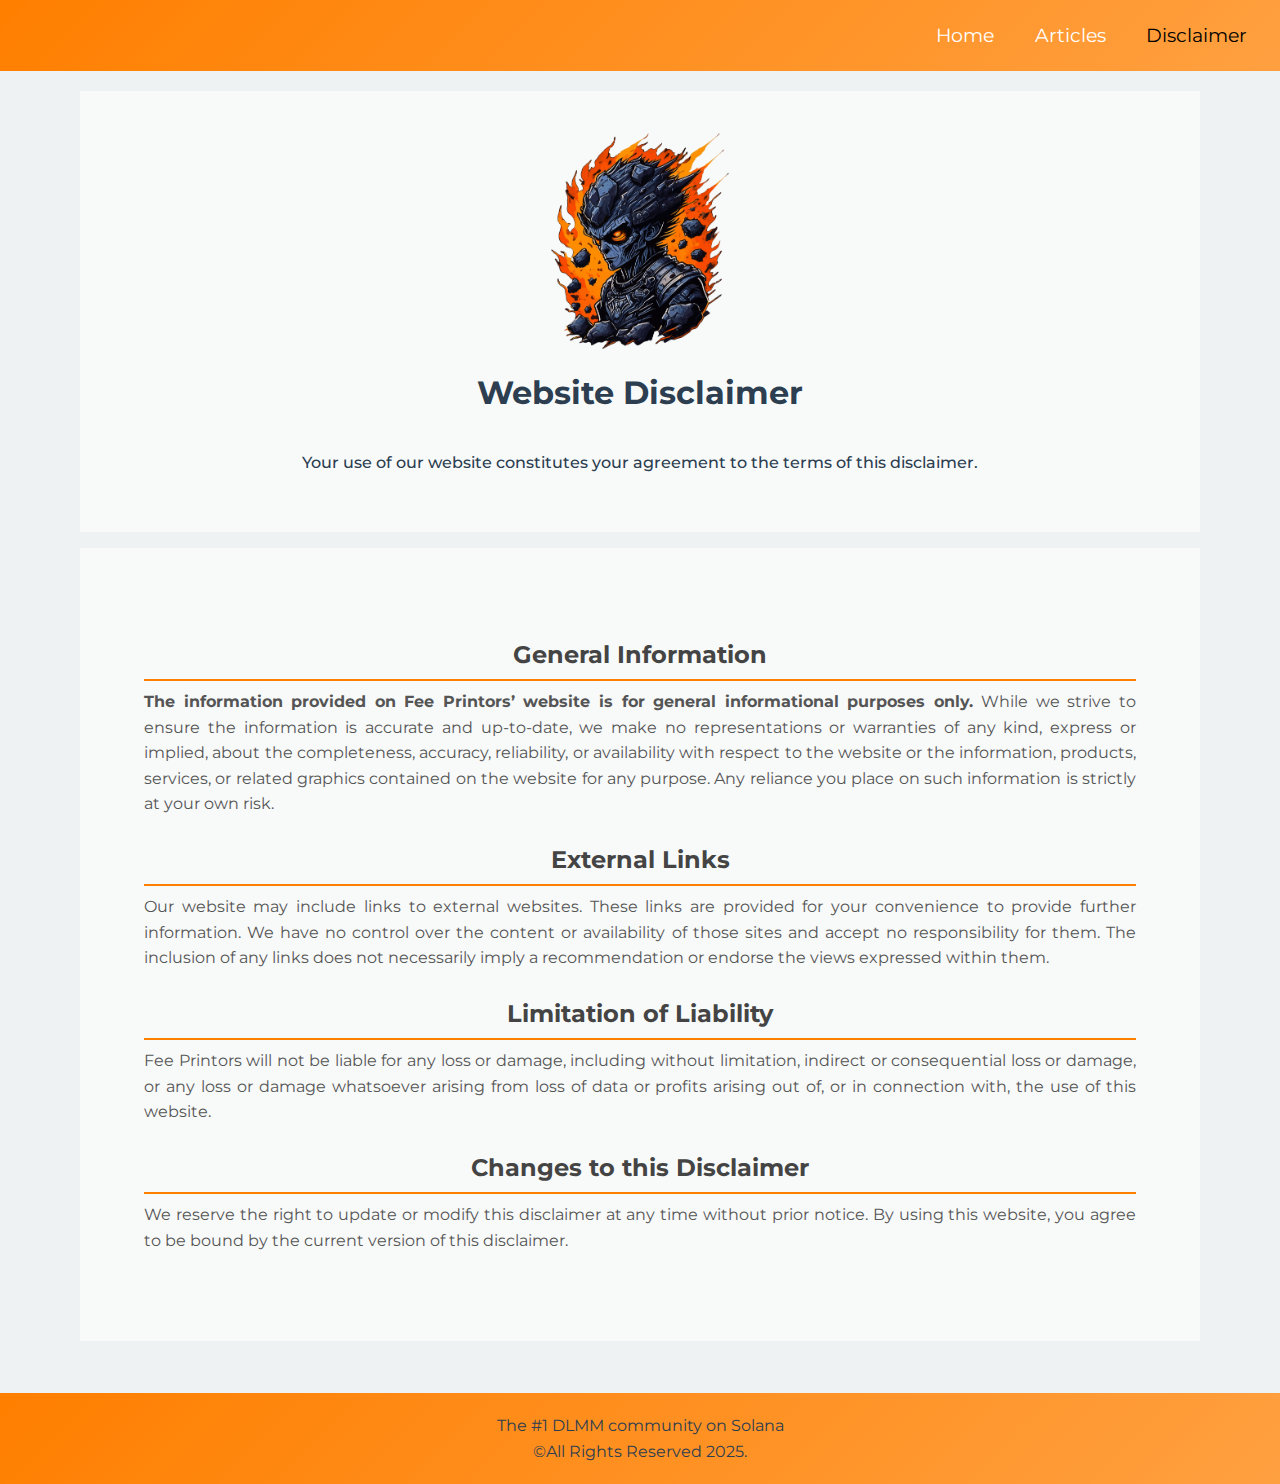
<file: Disclaimer.html>
<!DOCTYPE html>
<html lang="en">
  <head>
    <meta charset="UTF-8">
    <meta name="viewport" content="width=device-width, initial-scale=1.0">
    <link rel="stylesheet" href="css/style.css">
    <title>Disclaimer page-layout | Fee Printors 2.0 </title>
    <meta name="description" content="Read our disclaimer to understand the limitations and terms associated with Fee Printors' website and services." />
    <link rel="stylesheet" href="https://cdnjs.cloudflare.com/ajax/libs/font-awesome/6.0.0-beta3/css/all.min.css">
    <link rel="icon" href="images/image.png" type="FeePrintors">
  </head>
  <body data-page="Disclaimer.html">
    <!-- Navbar Placeholder -->
    <div id="navbar-placeholder"></div>

  
      <div class="disclaimer-container">
        <div class="page-layout__text">
          <img src="images/FeePrintors_AIEvolution.png" alt="Logo">
        <h1>Website Disclaimer</h1>
        <p>Your use of our website constitutes your agreement to the terms of this disclaimer.</p>
      </div>

      <!-- Disclaimer Section -->
      <div class="disclaimer-content">
        <h2>General Information</h2>
        <p>
         <strong>The information provided on Fee Printors’ website is for general informational purposes only. </strong>  While we strive to ensure the information is accurate and up-to-date, we make no representations or warranties of any kind, express or implied, about the completeness, accuracy, reliability, or availability with respect to the website or the information, products, services, or related graphics contained on the website for any purpose. Any reliance you place on such information is strictly at your own risk.
        </p>

        <h2>External Links</h2>
        <p>
          Our website may include links to external websites. These links are provided for your convenience to provide further information. We have no control over the content or availability of those sites and accept no responsibility for them. The inclusion of any links does not necessarily imply a recommendation or endorse the views expressed within them.
        </p>

        <h2>Limitation of Liability</h2>
        <p>
          Fee Printors will not be liable for any loss or damage, including without limitation, indirect or consequential loss or damage, or any loss or damage whatsoever arising from loss of data or profits arising out of, or in connection with, the use of this website.
        </p>

        <h2>Changes to this Disclaimer</h2>
        <p>
          We reserve the right to update or modify this disclaimer at any time without prior notice. By using this website, you agree to be bound by the current version of this disclaimer.
        </p>
      </div>
    </div>
  </div>

   
         <!-- Footer -->
         <footer>
          <div class="footer-container">
              <div class="footer-column"></div>
  
              <!-- Second Column: Text content -->
              <div class="footer-column">
                  <p>The #1 DLMM community on Solana</p>
              </div>
          </div>
          <p>&copy;All Rights Reserved 2025.</p>
      </footer>

  
    <!-- External JS files -->
    <script src="js/common.js"></script>
    <!-- Load common navbar and footer logic -->
    <script src="js/navbar.js"></script>
  </body>
</html>
</file>
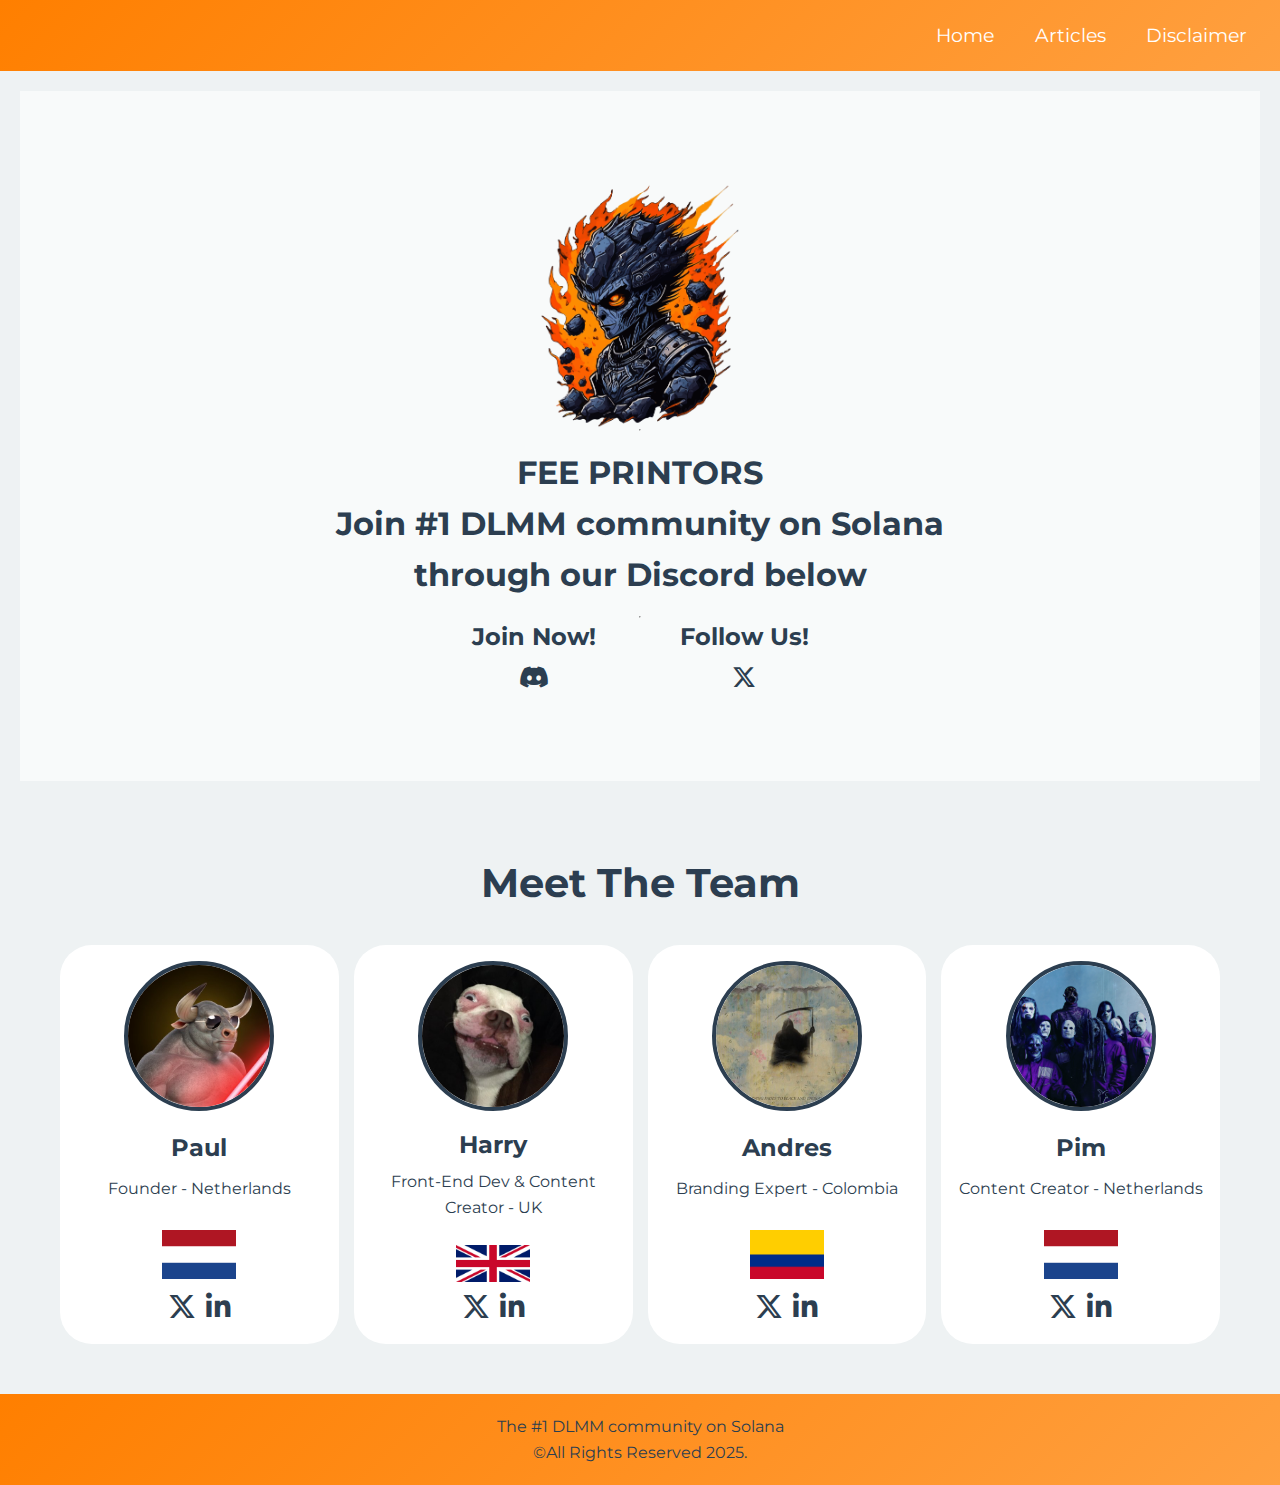
<file: main.html>
<!DOCTYPE html>
<html lang="en">
<head>
    <meta charset="UTF-8">
    <meta name="viewport" content="width=device-width, initial-scale=1.0">
    <link rel="stylesheet" href='css/style.css'>
    <title>Main page-layout | Fee Printors 2.0 </title>
    <!-- Updated Font Awesome CDN link (for version 6.7.2) -->
    <link href="https://cdnjs.cloudflare.com/ajax/libs/font-awesome/6.7.2/css/all.min.css" rel="stylesheet">
    <link rel="icon" href="images/image.png" type="FeePrintors">
</head>
   <!-- Navbar Placeholder -->
   <div id="navbar-placeholder"></div>


<body data-page="main.html">
    <!-- Main Content -->
     <section  class="main_content">
        <div class="page-layout">
            <div class="page-layout__text">
                <img src="images/FeePrintors_AIEvolution.png" alt="Logo">
                <hr class="product__divider">
                <h1>FEE PRINTORS <br> Join #1 DLMM community on Solana <br> through our Discord below</h1>
                <hr class="product__divider">
                <div class="social-links">
                    <div class="link-group">
                    <h2>Join Now!</h2>
                    <a href="https://discord.gg/9KQfWst9" title="Link title">
                        <span style="color: #2c3e50;">
                        <i class="fa-brands fa-discord"></i>
                        </span>
                    </a>
                    </div>
                    <div class="link-group">
                    <h2>Follow Us!</h2>
                    <a href="https://x.com/FeePrintors" title="Link X">
                        <span style="color: #2c3e50;">
                        <i class="fa-brands fa-x-twitter"></i>
                    </span>
                    </a>
                    </div>
                </div>
                
            </div>
        </div>
</section>

<!-- Team Section -->
<section class="team">
    <h2>Meet The Team</h2>
    <div class="team__container">
        <div class="team__member">
            <div class="team__member-icon">
                <img src="images/Paul.png" alt="Paul">
            </div>
            <h3>Paul</h3>
            <p>Founder - Netherlands</p>
            <i><img src="images/nl.png" alt="NL Flag" class="team__flag"></i>

            <div class="social-icons">
                <div class="team-x-icon">
                    <a href="https://x.com/paulvanhelvoort" target="_blank">
                        <span style="color: #2c3e50;">
                            <i class="fa-brands fa-x-twitter"></i>
                        </span>
                    </a>
                </div>
                <div class="team-Linkedin-icon">
                    <a href="https://www.linkedin.com/in/paul-van-helvoort/" target="_blank">
                        <span style="color: #2c3e50;">
                            <i class="fa-brands fa-linkedin-in"></i>
                        </span>
                    </a>
                </div>
        </div>
             
        </div>
        <div class="team__member">
            <div class="team__member-icon">
                <img src="images/howler.png" alt="Harry">
            </div>
            <h3>Harry</h3>
            <p>Front-End Dev & Content Creator - UK</p>
            <i><img src="images/Uk.png" alt="UK Flag" class="team__flag"></i>

        <div class="social-icons">
                <div class="team-x-icon">
                    <a href="https://x.com/deadlymedley123" target="_blank">
                        <span style="color: #2c3e50;">
                            <i class="fa-brands fa-x-twitter"></i>
                        </span>
                    </a>
                </div>
                <div class="team-Linkedin-icon">
                <a href="https://www.linkedin.com/in/harry-mead-4bb145ab/" target="_blank">
                    <span style="color: #2c3e50;">
                        <i class="fa-brands fa-linkedin-in"></i>
                    </span>
                </a>
                </div>
            </div>
        </div>
        <div class="team__member">
            <div class="team__member-icon">
                <img src="images/Andres.png" alt="Andres">
            </div>
            <h3>Andres</h3>
            <p>Branding Expert - Colombia</p>
            <i><img src="images/colombia.png" alt="CO Flag" class="team__flag"></i>

                <!-- X Profile Link -->
        <div class="social-icons">
            <div class="team-x-icon">
                <a href="https://x.com/caminasinmirar" target="_blank">
                    <span style="color: #2c3e50;">
                        <i class="fa-brands fa-x-twitter"></i>
                    </span>
                </a>
            </div>
            <div lass="team-Linkedin-icon">
                <a href="https://www.linkedin.com/in/andres-buengaviria/" target="_blank">
                    <span style="color: #2c3e50;">
                        <i class="fa-brands fa-linkedin-in"></i>
                    </span>
                 </a>
             </div>    
        </div>
    </div>

    <div class="team__member">
        <div class="team__member-icon">
            <img src="images/pim.png" alt="Andres">
        </div>
        <h3>Pim</h3>
        <p>Content Creator -  Netherlands</p>
        <i><img src="images/nl.png" alt="NL Flag" class="team__flag"></i>

            <!-- X Profile Link -->
    <div class="social-icons">
        <div class="team-x-icon">
            <a href="https://x.com/HContext23" target="_blank">
                <span style="color: #2c3e50;">
                    <i class="fa-brands fa-x-twitter"></i>
                </span>
            </a>
        </div>
        <div lass="team-Linkedin-icon">
            <a href="https://www.linkedin.com/in/andres-buengaviria/" target="_blank">
                <span style="color: #2c3e50;">
                    <i class="fa-brands fa-linkedin-in"></i>
                </span>
             </a>
         </div>    
    </div>
</div>
    </div>
</section>


    
         <!-- Footer -->
         <footer>
            <div class="footer-container">
                <div class="footer-column"></div>
    
                <!-- Second Column: Text content -->
                <div class="footer-column">
                    <p>The #1 DLMM community on Solana</p>
                </div>
            </div>
            <p>&copy;All Rights Reserved 2025.</p>
        </footer>

    <!-- External JS files -->
    <script src="js/common.js"></script> <!-- Load common navbar and footer logic -->
    <script src="js/navbar.js"></script>
</body>
</html>
</file>
<file: css/style.css>
/* Import Maven Pro Font */
@import url("https://fonts.googleapis.com/css2?family=Maven+Pro:wght@400;600&display=swap");
@import url("https://fonts.googleapis.com/css2?family=Montserrat:ital,wght@0,100..900;1,100..900&display=swap");
@import url("https://fonts.googleapis.com/css2?family=DynaPuff:wght@400..700&family=Fontdiner+Swanky&family=Montserrat:ital,wght@0,100..900;1,100..900&display=swap");
/* Global Reset */
* {
  margin: 0;
  padding: 0;
  box-sizing: border-box;
}

*,
*::before,
*::after {
  box-sizing: border-box;
}

html,
body {
  margin: 0;
  padding: 0;
  height: 100%;
}

/* Global Styles */
body {
  font-family: "Montserrat", sans-serif; 
  margin: 0;
  padding: 0;
  line-height: 1.6;
  background-color: #eef2f3; 
  color: #2c3e50;
  height: 100%;
}

h1,
h2,
h3,
h4 {
  margin: 0;
}

bold {
  font-weight: 800;
}

/* Header Styles */
header {
  color: #2c3e50;
  padding: 10px 0;
  text-align: center;
}

/* disclaimer page */ 

.disclaimer-content {
  background: rgba(255, 255, 255, 0.6);
  padding: 4rem;
  margin-top: 1rem;
}

.disclaimer-button {
  display: inline-block;
  background-color: #fff;
  color: #000;
  padding: 10px 20px;
  border-radius: 50px;
  text-decoration: none;
  font-size: 1.5rem;
  border: 2px solid #000;
  transition: background-color 0.3s ease, color 0.3s ease;
  margin: 1rem;
  font-weight: 300;
}

.disclaimer-button:hover {
  background-color: #000;
  color: white;
}


/* Logo styles */
.navbar .logo img {
  height: 40px;
  width: auto;
  margin-right: 15px;
}
/* Navbar Styles */

.navbar {
  display: flex;
  justify-content: space-between;
  justify-content: flex-end;
  align-items: center;
  background: linear-gradient(
    135deg,
    #FF7F00,
    #FFA040
);
  padding: 20px 20px;
  position: relative;
  z-index: 100;
  width: 100%;
}

.nav-links {
  list-style: none;
  display: flex;
  gap: 15px;
  margin: 0;
  padding: 0;
  color: white;
}

.nav-links li {
  display: inline;
}

.nav-links a {
  text-decoration: none;
  color: white; 
  padding: 1vw 1vw;
  transition: background 0.3s;
  font-size: 1.2rem;
}

/* CSS for active navbar item */
.nav-links a.active {
  color: black;
}

.nav-links.active.open {
  max-height: 700px;
  border-bottom: 6px solid white;
  top: 0;
}

/* When hovering over the navbar items, change color */
.nav-links li a:hover {
  color: black;
}

/* Burger Menu */
.burger {
  font-size: 6rem;
  background: none;
  border: none;
  color: white;
  cursor: pointer;
  display: none;
}

button.close {
  text-align: center;
  margin: 0 auto;
  font-size: 4rem;
  background: none;
  border: 0px;
  color: #FF7F00;
}

button.close:hover {
  color: white;
}

.close {
  align-self: flex-end;
  margin-bottom: 1rem;
}

/*  ------------------------ Sneak Peeks Section -------------------------------- */
.sneak-peeks {
  margin-top: 60px;
}

.peeks-gallery {
  display: flex;
  justify-content: space-between;
  gap: 20px;
  flex-wrap: wrap;
  margin-bottom: 30px;
}

.peek-item {
  width: 30%;
  background-color: #fff;
  border-radius: 8px;
  box-shadow: 0 4px 8px rgba(0, 0, 0, 0.1);
  text-align: center;
  padding: 20px;
}

.peek-item img {
  width: 100%;
  border-radius: 8px;
  transition: transform 0.3s ease;
}

.peek-item img:hover {
  transform: scale(1.05);
}

.peek-title {
  margin-top: 15px;
  font-size: 1.2rem;
  font-weight: bold;
  color: #333;
}

/* Gen1 NFT Section */
.gen1-nft {
  background-color: #fff;
  padding: 40px;
  border-radius: 8px;
  box-shadow: 0 4px 8px rgba(0, 0, 0, 0.1);
  text-align: center;
  margin-top: 40px;
}

.gen1-nft p {
  font-size: 1.1rem;
  color: #555;
  line-height: 1.6;
  margin-bottom: 30px;
}

.btn {
  display: inline-block;
  background-color: #FF7F00;
  color: #fff;
  padding: 15px 30px;
  font-size: 1.1rem;
  font-weight: bold;
  text-decoration: none;
  border-radius: 8px;
  transition: background-color 0.3s ease;
}

.btn:hover {
  background-color: #FF7F00;
}
/*  ------------------------ Main Page -------------------------------- */

.page-layout {
  display: flex;
  height: calc( 90vh - 80px); 
  padding: 20px;
}

.page-layout__text {
  flex: 1;
  padding: 40px;
  display: flex;
  flex-direction: column;
  justify-content: center;
  align-items: center;
  text-align: center;
  background-color: rgba(255, 255, 255, 0.6);
}

.page-layout__text img {
  width: 18%;
  height: auto;
}

.page-layout__text a {
  font-size: 3rem;
}

.link-group a:hover span i {
  color: #FF7F00;;
}

.social-links {
  display: flex;
  justify-content: center;
  gap: 20px;
  align-items: center;
}

.link-group {
  text-align: center;
  margin: 0rem 2rem;
}

.link-group h2 {
  margin-bottom: 8px;
}

.link-group a {
  text-decoration: none;
}

.link-group a span i {
  font-size: 24px;
  display: block;
  margin-top: 5px;
}

a.page-layout__link {
  font-size: 1rem;
}

.page-layout__text h1 {
  font-size: 2rem;
  margin-bottom: 1rem;
  margin-top: 1rem;
}

.page-layout__text p {
  font-size: 1rem;
  line-height: 1.6;
  margin: 1rem;
  font-weight: 500;
}

.custom-divider {
  border: 0;
  height: 1px;
  background: #ccc;
  margin: 20px 0;
}

/*  ------------------------ Team section -------------------------------- */
.team {
  padding: 50px 0;
  text-align: center;
}

.team h2 {
  font-size: 2.5rem;
  margin-bottom: 30px;
}

.team__container {
  display: flex;
  flex-wrap: nowrap;
  justify-content: space-between;
  gap: 15px;
  align-items: stretch;
  max-width: 1200px;
  margin: 0 auto;
  padding: 0 20px;
}

.team__member {
  width: 30%;
  text-align: center;
  background: white;
  padding: 1rem;
  border-radius: 2rem;
  display: flex;
  flex-direction: column;
  justify-content: space-between;
  min-height: 300px;
}

.team__member-icon {
  width: 150px;
  height: 150px;
  border-radius: 50%;
  overflow: hidden;
  margin: 0 auto 15px;
  border: 4px solid #2c3e50;
}

.team__member-icon img {
  width: 100%;
  height: 100%;
  object-fit: cover;
}

.team__member h3 {
  font-size: 1.5rem;
  margin-bottom: 5px;
}

.team__member p {
  font-size: 1rem;
  margin-bottom: 15px;
}

.team__flag {
  margin-top: 10px;
  width: 30%;
  height: auto;
  max-width: 100%;
  max-height: 50px;
}

.team-x-icon, .team-Linkedin-icon {
  display: flex;
  justify-content: center;
}

.team-x-icon a {
  font-size: 1.5rem;
  color: #2c3e50;
}


.social-icons {
  display: flex;
  gap: 10px;
  align-items: center;
  margin: 0 auto;
}

.social-icons a {
  display: flex;
  align-items: center;
  text-decoration: none;
}

.social-icons i {
  font-size: 28px;
  transition: color 0.3s ease;
}

.social-icons i:hover {
  color: #0077b5; 
}


.btn {
  display: inline-block;
  background-color: #333;
  color: #fff;
  padding: 12px 20px;
  border-radius: 5px;
  font-size: 18px;
  text-decoration: none;
}

.btn:hover {
  background-color: #e64a19;
}

/*  ------------------------ Articles Page -------------------------------- */
.language-search {
  display: flex;
  justify-content: space-between;
  align-items: center;
  padding: 1rem;
}

.language-selector {
  display: flex;
  align-items: center;
}

.language-selector label {
  margin-right: 0.5rem;
}

#language-dropdown {
  padding: 0.5rem;
  font-size: 1rem;
  border-radius: 5px;
  border: none;
}

.search-bar {
  display: flex;
  align-items: center;
}

#search-input {
  padding: 0.5rem;
  font-size: 1rem;
  width: 300px;
  border-radius: 5px;
  border: none;
  margin: 2rem 0;
}

/* Individual article pages */ 
.back-button-container {
  margin: 5rem 0 2rem 0;
}

a.back-button {
    top: 20px;
    left: 20px;
    z-index: 999;
    background-color: #333;
    color: #fff;
    padding: 12px 20px;
    border-radius: 5px;
    font-size: 18px;
    text-decoration: none;
  
}

.back-btn:hover {
  background-color: #575757;
}

.article-navigation {
  display: flex;
  justify-content: center; 
  align-items: center;
  gap: 20px;
}

.article-navigation a {
  background-color: #333;
  color: #fff;
  padding: 12px 20px;
  border-radius: 5px;
  font-size: 18px;
  text-decoration: none;
  transition: background-color 0.3s ease;
  margin: 1rem auto;
}

.article-navigation a:hover {
  background-color: #575757;
}

.article-navigation-container {
  display: flex;
  justify-content: center;
  align-items: center;
  gap: 20px;          
}

.article-navigation-container a {
  background-color: #333;
  color: #fff;
  padding: 12px 20px;
  border-radius: 5px;
  font-size: 18px;
  text-decoration: none;
  transition: background-color 0.3s ease;
}

.articles-container {
  padding: 20px 40px;
  width: 100%;
  margin: 0;
  box-sizing: border-box;
}

.title {
  font-size: 32px;
  padding: 0 3rem;
  margin: 1rem;
  text-align: center;
}

.articles-list-section {
  margin-bottom: 80px;
}

.articles-grid {
  display: grid;
  grid-template-columns: repeat(auto-fit, minmax(300px, 1fr));
  gap: 20px;
  max-width: 1000px;
  margin: auto;
  padding: 1rem;
 
}

.article-card {
  background: linear-gradient(to right, #ff7f00, #ff4500);
  color: white;
  padding: 20px;
  border-radius: 10px;
  position: relative;
  text-align: left;
  height: 150px;
  display: flex;
  flex-direction: column;
  justify-content: flex-start;
}

.article-card:hover {
  transform: translateY(-10px);
}

.article-card h2 {
  font-size: 1.2rem;
  word-wrap: break-word;
  overflow: hidden;
  text-overflow: ellipsis;
  white-space: normal;
  max-height: 3.6em;
  line-height: 1.2em;
  display: -webkit-box;
  -webkit-box-orient: vertical;
  margin-bottom: 10px;
  align-self: flex-start;
}

.article-link {
  text-decoration: none; 
  color: inherit;
}

.article-link h2 {
  text-decoration: none; 
}

.fee-printors {
  font-size: 12px;
  position: absolute;
  bottom: 10px;
  left: 15px;
  opacity: 0.8;
}

.triangle::after {
  content: "";
  position: absolute;
  bottom: 0;
  right: 0;
  width: 60px;
  height: 60px;
  background: black;
  clip-path: polygon(100% 100%, 0 100%, 100% 0);
}

.semi-circle {
  position: relative;
  overflow: hidden;
}


.semi-circle::before {
  content: "";
    position: absolute;
    top: 50%;
    right: 0; 
    width: 80px;
    height: 80px;
    background: black;
    border-radius: 50%;
    transform: translate(50%, -50%);

}


.fee-printors {
  font-size: 12px;
  display: flex;
  align-items: center;
  gap: 5px; 
  position: absolute;
  bottom: 10px;
  left: 15px;
  opacity: 0.8;
  white-space: nowrap; 
}

.fee-printors img {
  width: 14px;
  height: 14px;
  border-radius: 2px;
}


/*  ------------------------ Disclaimer page -------------------------------- */
.disclaimer-container {
  max-width: 1200px;
  margin: 0 auto;
  border-radius: 8px;
  margin-bottom: 2rem;
  padding: 20px 40px;
}

.disclaimer-container header {
  text-align: center;
  margin-bottom: 2rem;
}

.disclaimer-container header h1 {
  font-size: 2rem;
  color: #222;
  margin-bottom: 0.5rem;
}

.disclaimer-container header p {
  font-size: 1rem;
  color: #666;
}

disclaimer-content {
  background: white;
  padding: 2rem 4rem 2rem 4rem;
  margin-top: 3rem;
}

.disclaimer-content h2 {
  text-align: center;
  font-size: 1.5rem;
  color: #444;
  margin-top: 1.5rem;
  margin-bottom: 0.5rem;
  border-bottom: 2px solid #FF7F00;
  padding-bottom: 0.3rem;
}

.disclaimer-content p {
  font-size: 1rem;
  color: #555;
  margin-bottom: 1.5rem;
  text-align: justify;
}

.disclaimer-content a {
  color: #0073e6;
  text-decoration: none;
  font-weight: bold;
}

.disclaimer-content a:hover {
  text-decoration: underline;
}


/* Responsive Design */
@media (max-width: 768px) {
    .team__member {
      width: 100%;
  }

  .team__container {
      justify-content: center;
      padding: 0 10px;
  }

  .team__flag {
      width: 30%; 
      max-height: 30px; 
  }
    .disclaimer-container {
        padding: 1.5rem;
    }

    .disclaimer-content h2 {
        font-size: 1.3rem;
    }

    .disclaimer-content p {
        font-size: 0.95rem;
    }

    /* Media Query for Stacking Items */
    .peeks-gallery {
      flex-direction: column;
      align-items: center;
      gap: 20px;
    }

    .peek-item {
      width: 100%;
    }

    .timeline {
      flex-direction: column;
      align-items: center;
      gap: 20px;
    }

    .timeline-item {
      width: 100%;
    }
    .page-layout__text {
      flex-direction: column;
      align-items: center;
      text-align: center;
    }

    .page-layout__text h2 {
      display: block;
      margin-top: 1rem;
      text-align: center;
    }

    /* Remove margin-left for the icon in smaller viewports */
    .page-layout__text a {
      margin-left: 0;
      margin-top: 0.5rem;
    }

    .page-layout__text i {
      margin-top: 0.5rem;
    }

    .testimonials__carousel {
      width: 100%;
      display: flex;
      gap: 2.1rem;
      transition: transform 0.5s ease-in-out;
    }

    .testimonial {
      flex: 0 0 60%;
      width: 100%;
    }

    .prev-btn {
      left: 0;
      margin-left: 0.5rem;
  }

    .next-btn {
      right: 0;
      margin-right: 0.5rem;

    }
    .navbar {
    padding: 0px 20px;
    }

    .page-layout__text h1 {
      font-size: 1rem;
    }
  
    #search-input {
      width: 100%;
      margin: 1rem;
  }

  .search-bar  {
    width: 100%;
  }

  .language-selector label {
    display: none;
  }

  .language-search {
    flex-direction: column;
    gap: 0.5rem;
  }

  .social-links {
    flex-direction: column;
  }

  .back-button-container {
    margin-top: 8rem;
    text-align: center;
  }
}

/*  ------------------------ Footer -------------------------------- */
/* Footer Styles */
footer {
  text-align: center;
  padding: 20px 0;
  background: linear-gradient( 135deg, #FF7F00,#FFA040);
  width: 100%;
}

.footer-container {
  display: block;
  grid-template-columns: repeat(3, 1fr);
  gap: 20px;
  padding: 0 20px;
}

.footer-column {
  display: flex;
  flex-direction: column;
  align-items: center;
}

/* -------- Media Queries -------- */
/* Tablet Landscape - Medium Screens */
@media (min-width: 768px) and (max-width: 1024px) {
  .nav-links a {
    font-size: 1rem;
  }
}



@media (max-width: 768px) {
  .nav-links {
    display: none;
    width: 100%;
    background: #333;
    position: fixed;
    top: 60px;
    left: 0;
    padding: 10px 0;
    display: flex;
    flex-direction: row;
  }

  .burger {
    display: block;
  }

  .nav-links li {
    display: block;
    text-align: center;
  }

  .nav-links li {
    list-style-type: none;
    margin: 0;
    padding: 0;
  }

  .nav-links li a {
    display: block;
    padding: 10px;
    width: 100%;
    text-decoration: none;
    color: white;
    transition: background-color 0.3s ease;
    padding: 1rem;
  }

  .nav-links {
    gap: 0px;
  }

  .nav-links a {
    text-decoration: none;
    color: white;
    padding: 1vw 1vw;
    transition: background 0.3s;
    font-size: 3.2vw;
  }

  page-layout__image {
    overflow: visible;
  }

  .content-section {
    grid-template-columns: 1fr;
  }

  .map-container iframe {
    height: 300px;
  }

  .nav-links a.active {
    background-color: #00000000;
  }

  .nav-links a.active {
    color: #FF7F00;
  }

  .nav-links li a:hover {
    background: linear-gradient(135deg, #FF7F00, #FFA040);
  }

  .nav-links {
    display: none;
    transition: all 0.3s ease;
    max-height: 0;
    overflow: hidden;
  }

  .nav-links.active {
    display: block;
  }

  @keyframes spin {
    0% {
      transform: rotate(0deg);
      opacity: 1;
    }
    100% {
      transform: rotate(360deg);
      opacity: 0;
    }
  }

  .close.animate {
    animation: spin 0.5s forwards; /* Spin animation */
  }

  .team__container {
    display: flex;
    flex-direction: column; /* Stack items vertically */
    align-items: center; /* Center the items horizontally */
    gap: 20px; /* Add spacing between stacked team members */
  }
  
  .team__member {
    max-width: 80%;
    display: flex;
    flex-direction: column; /* Ensure content inside stacks properly */
    align-items: center; /* Center-align content */
    text-align: center; /* Align text for better readability */
  }
  
  .team__member-icon img {
    height: auto;
    margin-bottom: 10px; /* Add spacing below the image */
  }
  
  .team__flag {
    width: 100%; /* Scale down the flag size */
    height: auto;
  }
  
  .disclaimer-content {
      background-color: rgba(255, 255, 255, 0.6);
      padding: 1rem 2rem;
      margin-top: 3rem;
  }
  .page-layout__text img {
    width: 20%;
    height: auto;
}
}

/* General Styles */


.articles-examples-container {
  max-width: 900px;
  margin: 40px auto;
  padding: 30px;
  background: #ffffff;
  border-radius: 12px;
  box-shadow: 0px 10px 30px rgba(0, 0, 0, 0.1);
  transition: all 0.3s ease-in-out;
}

.article__image {
  display: block;
  max-width: 50%;
  height: auto;
  margin: 20px auto;
  border-radius: 12px;
  box-shadow: 0px 5px 15px rgba(0, 0, 0, 0.2);
}

.article__content {
  padding: 25px;
  line-height: 1.8;
  color: #333;
  background: linear-gradient(135deg, #ffffff 0%, #f9f9f9 100%);
  border-radius: 8px;
  position: relative;
  overflow: hidden;
}

.article__content::before {
  content: "";
  position: absolute;
  top: 0;
  left: 0;
  width: 100%;
  height: 5px;
  background: linear-gradient(to right, #ff7e5f, #feb47b);
}

.article__text {
  margin-bottom: 25px;
  font-size: 1.1rem;
}

/* Unique Article Heading Styles */
.article__title {
  font-size: 2rem;
  font-weight: 700;
  text-transform: uppercase;
  letter-spacing: 1.2px;
  margin-bottom: 20px;
  text-align: center;
}

.article__subtitle {
  font-size: 1.5rem;
  font-weight: 600;
  color: #444;
  text-align: center;
  margin-bottom: 15px;
}

/* Add subtle hover effects */
.article__content:hover {
  box-shadow: 0px 15px 40px rgba(0, 0, 0, 0.2);
}

/* Interactive Underline Effect */
.article__highlight {
  display: inline-block;
  position: relative;
  color: #ff7e5f;
  font-weight: bold;
}

.article__highlight::after {
  content: "";
  position: absolute;
  left: 0;
  bottom: -3px;
  width: 100%;
  height: 2px;
  background: #ff7e5f;
  transform: scaleX(0);
  transition: transform 0.3s ease-in-out;
}

.article__highlight:hover::after {
  transform: scaleX(1);
}

/* Responsive Design */
@media (max-width: 1024px) {
  .articles-examples-container {
    padding: 20px;
  }
}

@media (max-width: 768px) {
  .articles-examples-container {
    padding: 15px;
  }
  .article__content {
    padding: 20px;
  }
  .article__title {
    font-size: 1.8rem;
  }
}

@media (max-width: 480px) {
  .articles-examples-container {
    padding: 10px;
  }
  .article__image {
    width: 95%;
  }
  .article__content {
    padding: 15px;
  }
  .article__title {
    font-size: 1.5rem;
  }
}
</file>
